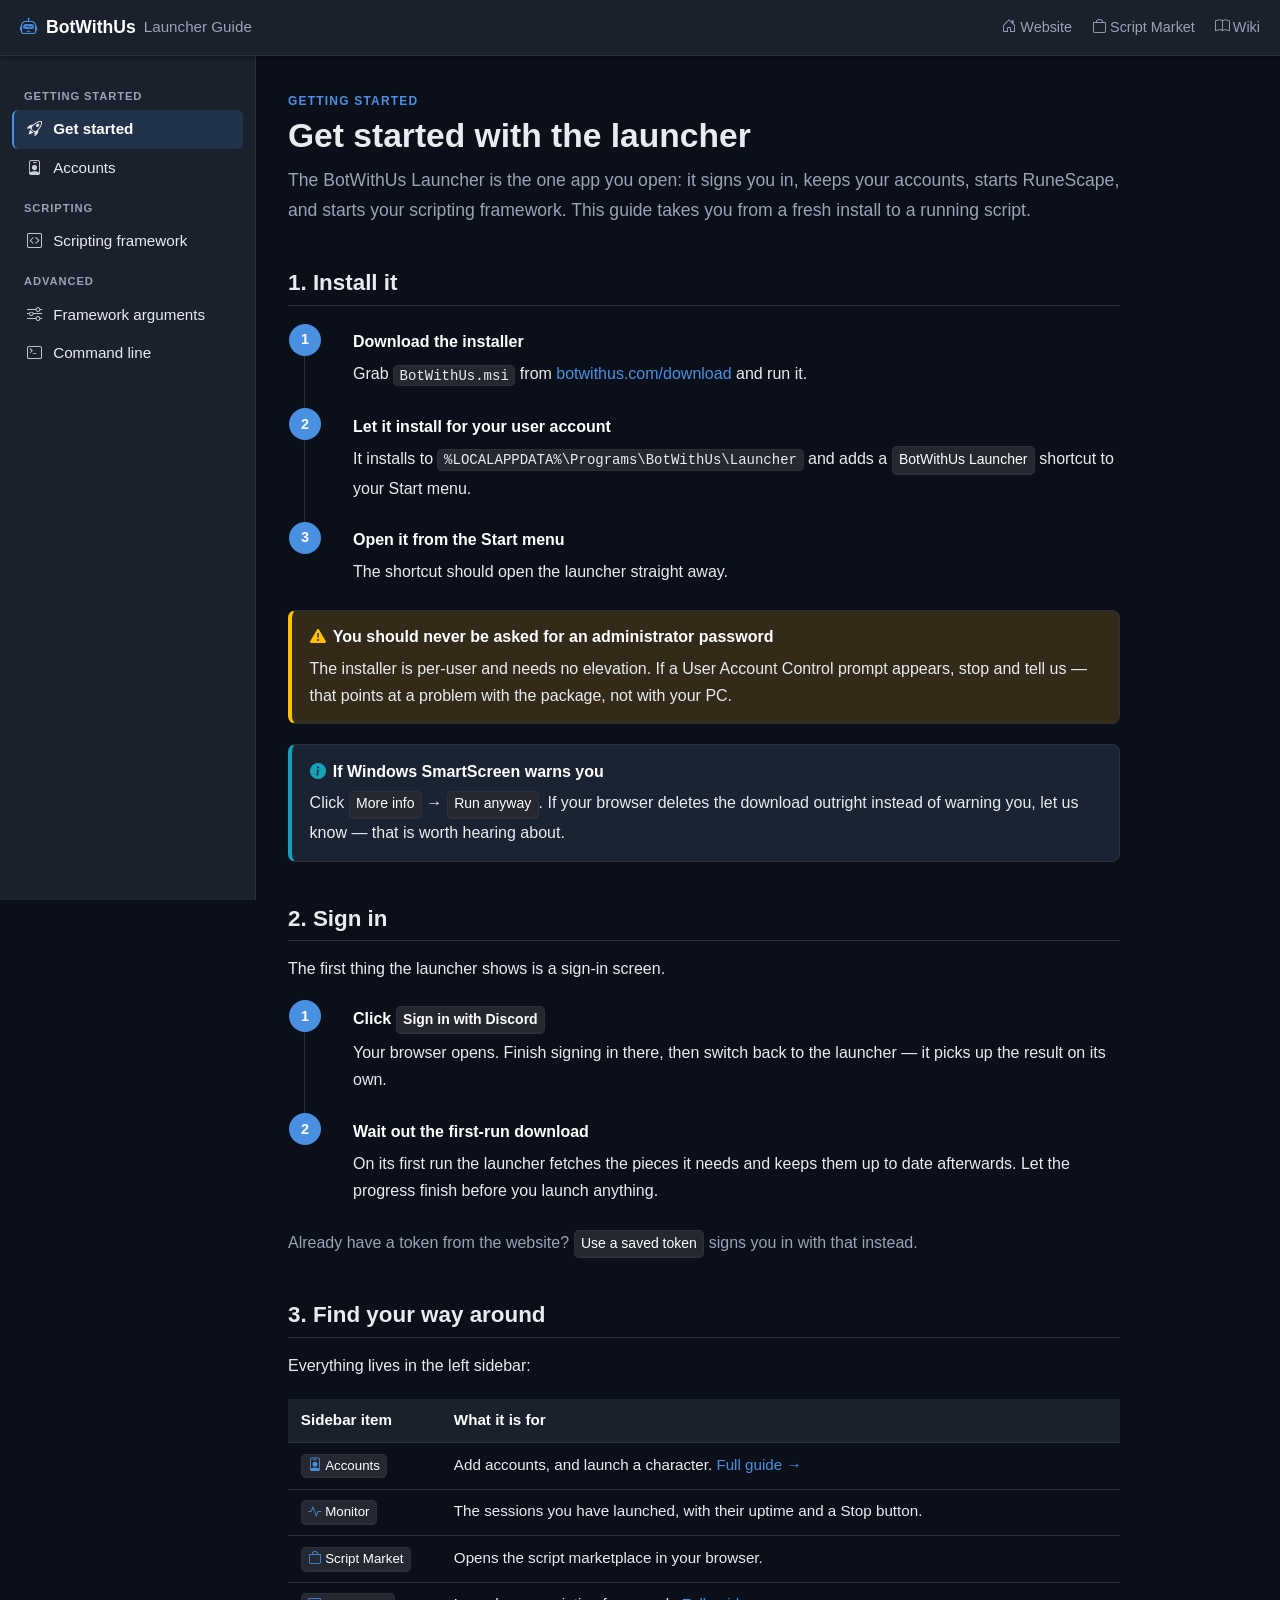
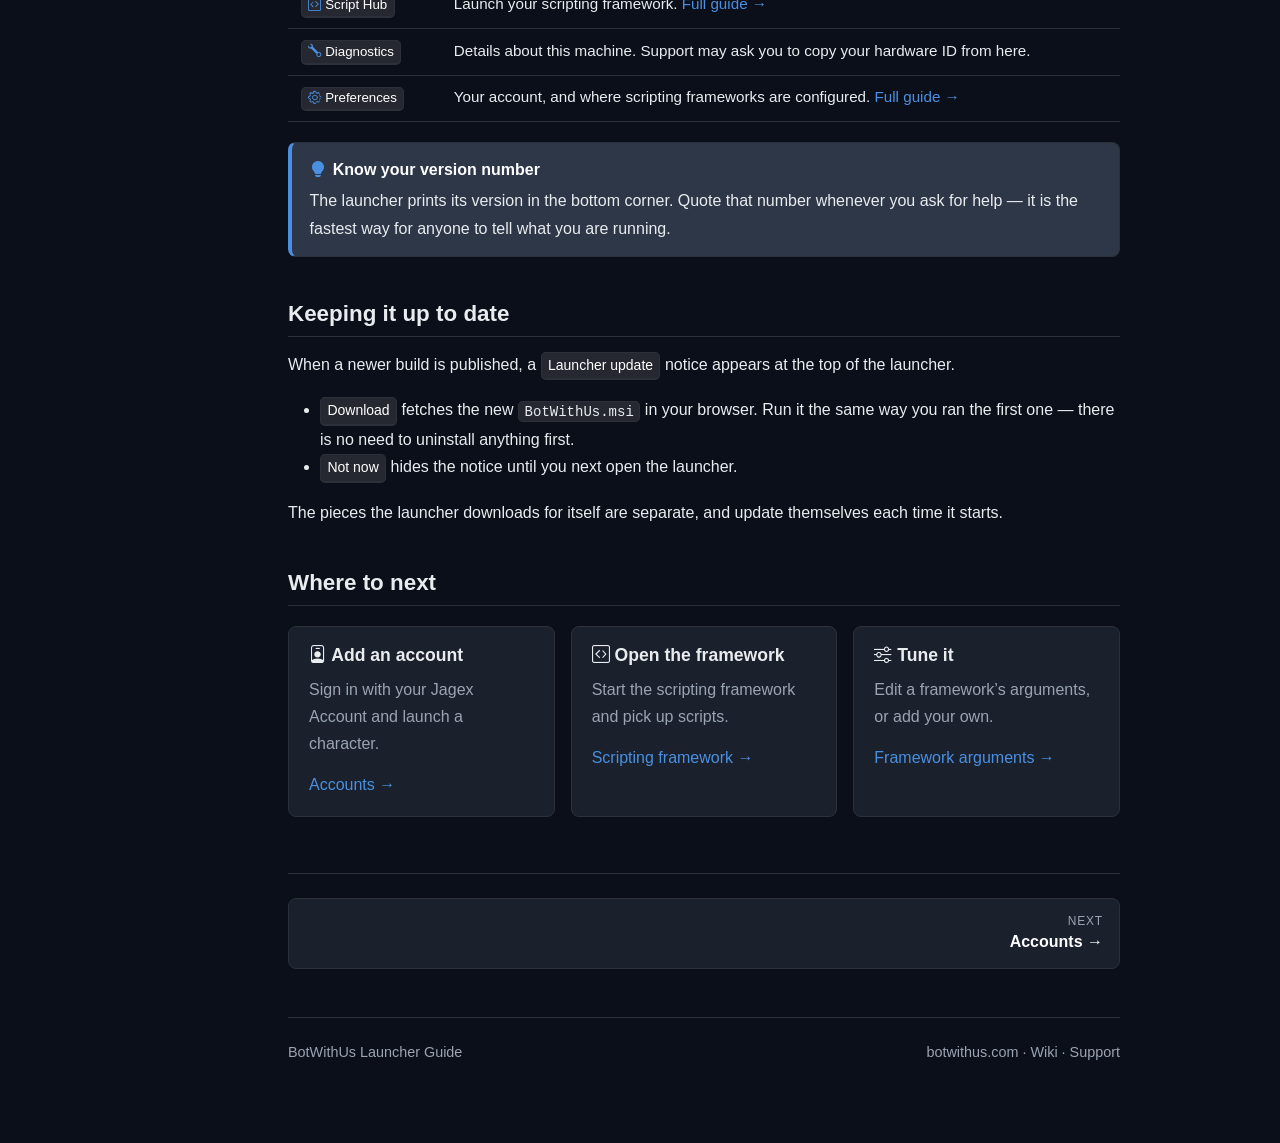
<file: index.html>
<!DOCTYPE html>
<html lang="en" data-bs-theme="dark">
<head>
<meta charset="UTF-8">
<meta name="viewport" content="width=device-width, initial-scale=1.0">
<title>Get started &mdash; BotWithUs Launcher Guide</title>
<meta name="description" content="Install the BotWithUs Launcher, sign in, and find your way around it.">
<link rel="stylesheet" href="https://cdn.jsdelivr.net/npm/bootstrap@5.3.3/dist/css/bootstrap.min.css">
<link rel="stylesheet" href="https://cdn.jsdelivr.net/npm/bootstrap-icons@1.13.1/font/bootstrap-icons.min.css">
<link rel="stylesheet" href="assets/site.css">
</head>
<body>

<nav class="bwu-nav">
  <button class="bwu-menu-btn" id="menuBtn" aria-label="Toggle navigation"><i class="bi bi-list"></i></button>
  <a class="bwu-brand" href="index.html"><i class="bi bi-robot"></i> BotWithUs <span class="bwu-brand-sub">Launcher Guide</span></a>
  <div class="bwu-nav-links">
    <a href="https://botwithus.com/"><i class="bi bi-house-door"></i> Website</a>
    <a href="https://botwithus.com/sdn/"><i class="bi bi-bag"></i> Script Market</a>
    <a href="https://wiki.botwithus.net/"><i class="bi bi-book"></i> Wiki</a>
  </div>
</nav>

<div class="bwu-shell">
<aside class="bwu-sidebar" id="sidebar">
  <div class="bwu-cat">Getting started</div>
  <a class="bwu-navitem active" href="index.html"><i class="bi bi-rocket-takeoff"></i> Get started</a>
  <a class="bwu-navitem" href="accounts.html"><i class="bi bi-person-badge"></i> Accounts</a>
  <div class="bwu-cat">Scripting</div>
  <a class="bwu-navitem" href="scripting.html"><i class="bi bi-code-square"></i> Scripting framework</a>
  <div class="bwu-cat">Advanced</div>
  <a class="bwu-navitem" href="arguments.html"><i class="bi bi-sliders"></i> Framework arguments</a>
  <a class="bwu-navitem" href="cli.html"><i class="bi bi-terminal"></i> Command line</a>
</aside>

<main class="bwu-main">
<div class="bwu-content">

<div class="bwu-eyebrow">Getting started</div>
<h1>Get started with the launcher</h1>
<p class="bwu-lead">The BotWithUs Launcher is the one app you open: it signs you in, keeps your
accounts, starts RuneScape, and starts your scripting framework. This guide takes you from a
fresh install to a running script.</p>

<h2 id="install">1. Install it</h2>

<ol class="bwu-steps">
  <li>
    <span class="bwu-step-title">Download the installer</span>
    <p>Grab <code>BotWithUs.msi</code> from <a href="https://botwithus.com/download">botwithus.com/download</a> and run it.</p>
  </li>
  <li>
    <span class="bwu-step-title">Let it install for your user account</span>
    <p>It installs to <code>%LOCALAPPDATA%\Programs\BotWithUs\Launcher</code> and adds a
    <span class="ui">BotWithUs Launcher</span> shortcut to your Start menu.</p>
  </li>
  <li>
    <span class="bwu-step-title">Open it from the Start menu</span>
    <p>The shortcut should open the launcher straight away.</p>
  </li>
</ol>

<div class="bwu-callout caution">
  <div class="bwu-callout-title"><i class="bi bi-exclamation-triangle-fill"></i> You should never be asked for an administrator password</div>
  <p>The installer is per-user and needs no elevation. If a User Account Control prompt appears,
  stop and tell us &mdash; that points at a problem with the package, not with your PC.</p>
</div>

<div class="bwu-callout note">
  <div class="bwu-callout-title"><i class="bi bi-info-circle-fill"></i> If Windows SmartScreen warns you</div>
  <p>Click <span class="ui">More info</span> &rarr; <span class="ui">Run anyway</span>. If your browser
  deletes the download outright instead of warning you, let us know &mdash; that is worth hearing about.</p>
</div>

<h2 id="sign-in">2. Sign in</h2>

<p>The first thing the launcher shows is a sign-in screen.</p>

<ol class="bwu-steps">
  <li>
    <span class="bwu-step-title">Click <span class="ui">Sign in with Discord</span></span>
    <p>Your browser opens. Finish signing in there, then switch back to the launcher &mdash; it picks
    up the result on its own.</p>
  </li>
  <li>
    <span class="bwu-step-title">Wait out the first-run download</span>
    <p>On its first run the launcher fetches the pieces it needs and keeps them up to date afterwards.
    Let the progress finish before you launch anything.</p>
  </li>
</ol>

<p class="bwu-muted">Already have a token from the website? <span class="ui">Use a saved token</span>
signs you in with that instead.</p>

<h2 id="tour">3. Find your way around</h2>

<p>Everything lives in the left sidebar:</p>

<div class="bwu-tablewrap">
<table class="bwu-table">
  <thead><tr><th>Sidebar item</th><th>What it is for</th></tr></thead>
  <tbody>
    <tr><td><span class="ui"><i class="bi bi-person-badge"></i>Accounts</span></td>
        <td>Add accounts, and launch a character. <a href="accounts.html">Full guide &rarr;</a></td></tr>
    <tr><td><span class="ui"><i class="bi bi-activity"></i>Monitor</span></td>
        <td>The sessions you have launched, with their uptime and a Stop button.</td></tr>
    <tr><td><span class="ui"><i class="bi bi-bag"></i>Script Market</span></td>
        <td>Opens the script marketplace in your browser.</td></tr>
    <tr><td><span class="ui"><i class="bi bi-code-square"></i>Script Hub</span></td>
        <td>Launch your scripting framework. <a href="scripting.html">Full guide &rarr;</a></td></tr>
    <tr><td><span class="ui"><i class="bi bi-wrench"></i>Diagnostics</span></td>
        <td>Details about this machine. Support may ask you to copy your hardware ID from here.</td></tr>
    <tr><td><span class="ui"><i class="bi bi-gear"></i>Preferences</span></td>
        <td>Your account, and where scripting frameworks are configured.
        <a href="arguments.html">Full guide &rarr;</a></td></tr>
  </tbody>
</table>
</div>

<div class="bwu-callout tip">
  <div class="bwu-callout-title"><i class="bi bi-lightbulb-fill"></i> Know your version number</div>
  <p>The launcher prints its version in the bottom corner. Quote that number whenever you ask for
  help &mdash; it is the fastest way for anyone to tell what you are running.</p>
</div>

<h2 id="updates">Keeping it up to date</h2>

<p>When a newer build is published, a <span class="ui">Launcher update</span> notice appears at the
top of the launcher.</p>

<ul>
  <li><span class="ui">Download</span> fetches the new <code>BotWithUs.msi</code> in your browser.
  Run it the same way you ran the first one &mdash; there is no need to uninstall anything first.</li>
  <li><span class="ui">Not now</span> hides the notice until you next open the launcher.</li>
</ul>

<p>The pieces the launcher downloads for itself are separate, and update themselves each time it
starts.</p>

<h2 id="next">Where to next</h2>

<div class="bwu-cardgrid">
  <div class="bwu-card">
    <h3><i class="bi bi-person-badge"></i> Add an account</h3>
    <p class="bwu-muted">Sign in with your Jagex Account and launch a character.</p>
    <a href="accounts.html">Accounts &rarr;</a>
  </div>
  <div class="bwu-card">
    <h3><i class="bi bi-code-square"></i> Open the framework</h3>
    <p class="bwu-muted">Start the scripting framework and pick up scripts.</p>
    <a href="scripting.html">Scripting framework &rarr;</a>
  </div>
  <div class="bwu-card">
    <h3><i class="bi bi-sliders"></i> Tune it</h3>
    <p class="bwu-muted">Edit a framework&rsquo;s arguments, or add your own.</p>
    <a href="arguments.html">Framework arguments &rarr;</a>
  </div>
</div>

<nav class="bwu-pagenav">
  <a class="next" href="accounts.html">
    <span class="bwu-pagenav-label">Next</span>
    <span class="bwu-pagenav-title">Accounts &rarr;</span>
  </a>
</nav>

<footer class="bwu-footer">
  <div>BotWithUs Launcher Guide</div>
  <div>
    <a href="https://botwithus.com/">botwithus.com</a> &middot;
    <a href="https://wiki.botwithus.net/">Wiki</a> &middot;
    <a href="https://botwithus.com/support/">Support</a>
  </div>
</footer>

</div>
</main>
</div>

<script>
document.getElementById('menuBtn').addEventListener('click', function () {
  document.body.classList.toggle('bwu-navopen');
});
</script>
</body>
</html>
</file>
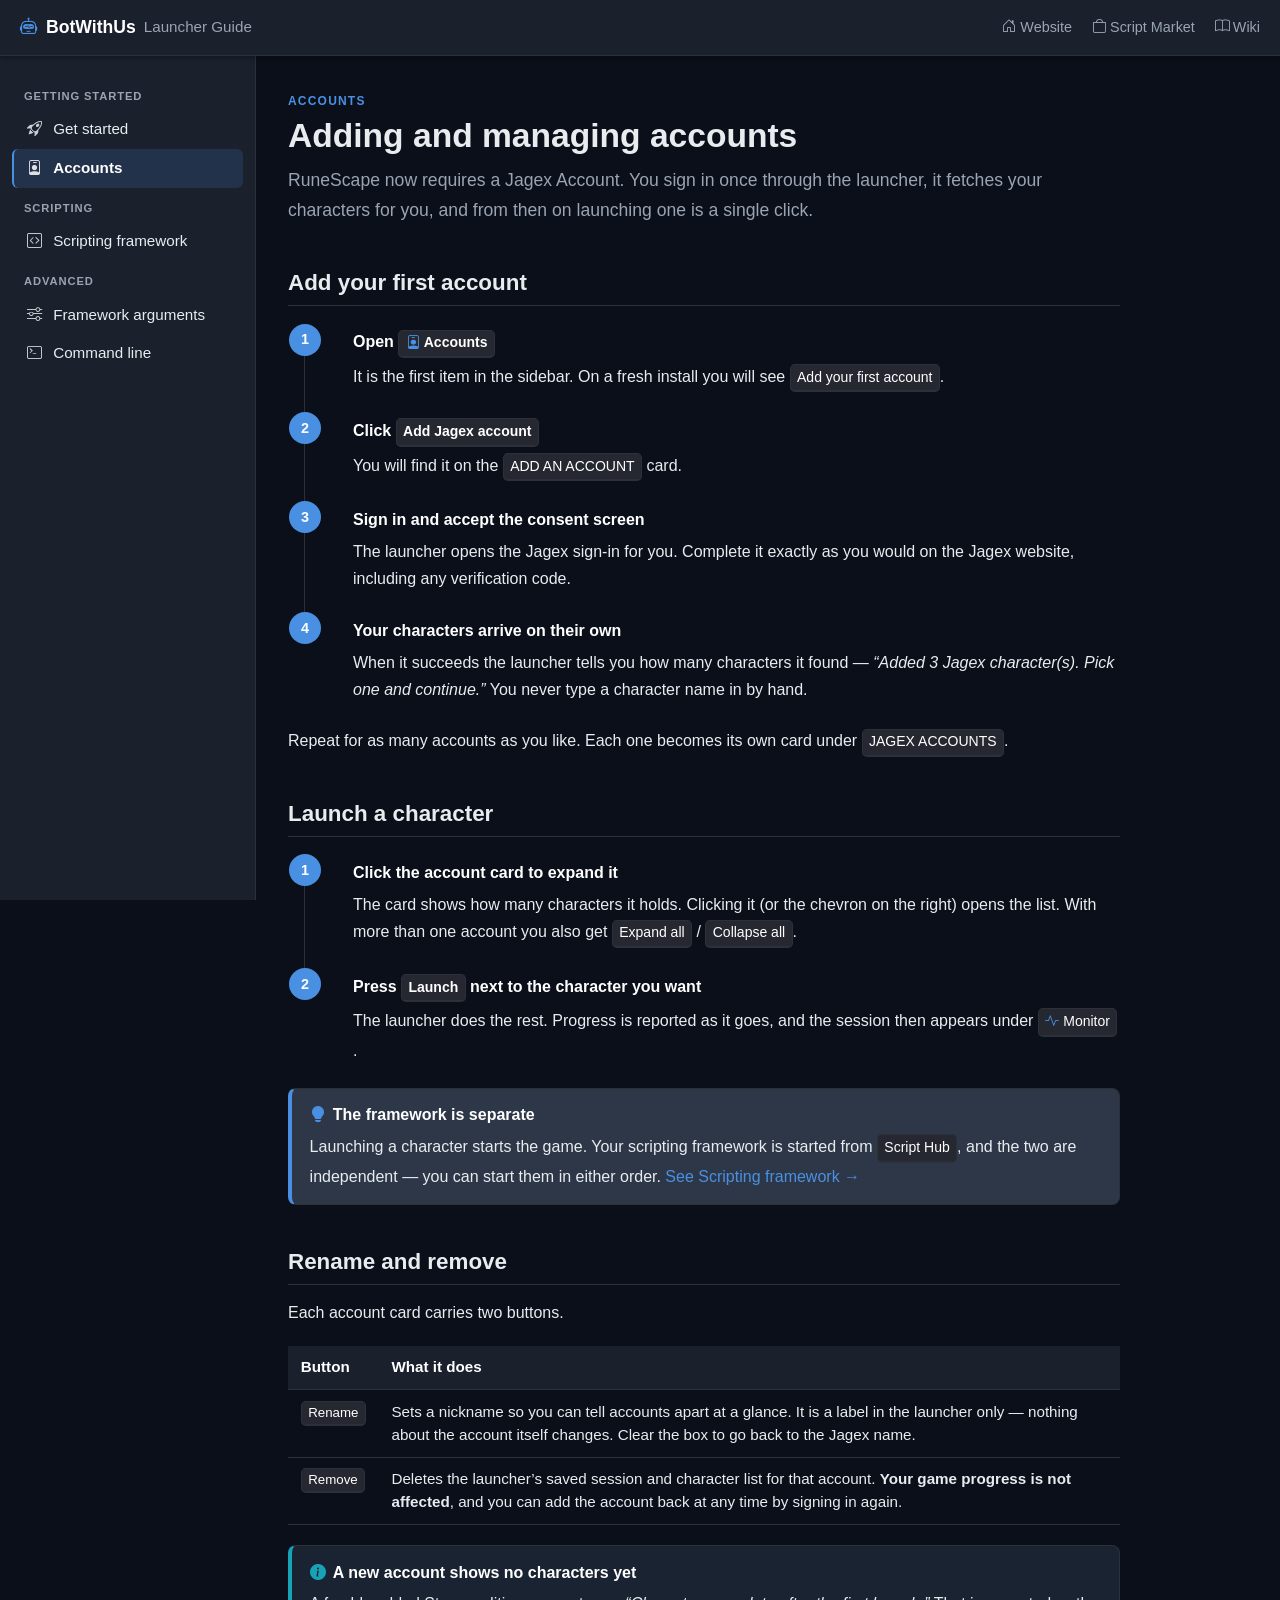
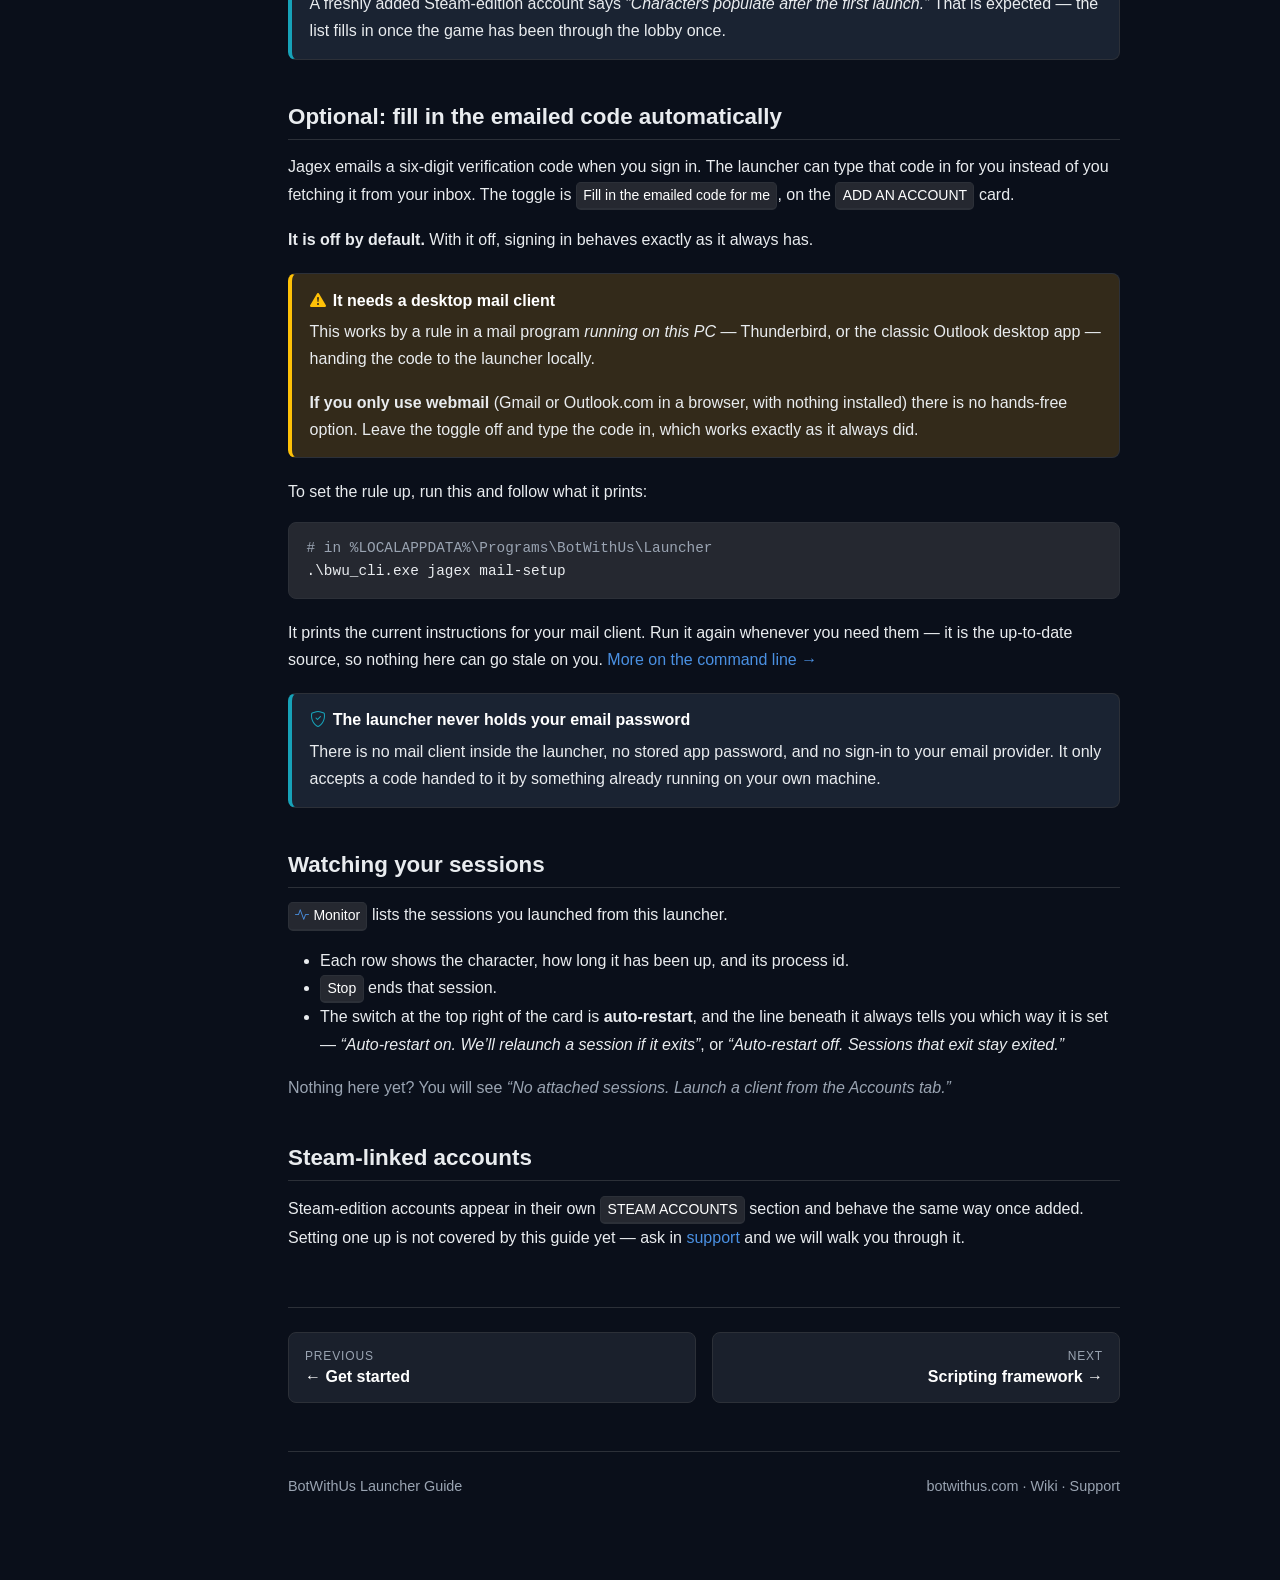
<file: accounts.html>
<!DOCTYPE html>
<html lang="en" data-bs-theme="dark">
<head>
<meta charset="UTF-8">
<meta name="viewport" content="width=device-width, initial-scale=1.0">
<title>Accounts &mdash; BotWithUs Launcher Guide</title>
<meta name="description" content="Add a Jagex Account to the BotWithUs Launcher, launch a character, and manage your saved accounts.">
<link rel="stylesheet" href="https://cdn.jsdelivr.net/npm/bootstrap@5.3.3/dist/css/bootstrap.min.css">
<link rel="stylesheet" href="https://cdn.jsdelivr.net/npm/bootstrap-icons@1.13.1/font/bootstrap-icons.min.css">
<link rel="stylesheet" href="assets/site.css">
</head>
<body>

<nav class="bwu-nav">
  <button class="bwu-menu-btn" id="menuBtn" aria-label="Toggle navigation"><i class="bi bi-list"></i></button>
  <a class="bwu-brand" href="index.html"><i class="bi bi-robot"></i> BotWithUs <span class="bwu-brand-sub">Launcher Guide</span></a>
  <div class="bwu-nav-links">
    <a href="https://botwithus.com/"><i class="bi bi-house-door"></i> Website</a>
    <a href="https://botwithus.com/sdn/"><i class="bi bi-bag"></i> Script Market</a>
    <a href="https://wiki.botwithus.net/"><i class="bi bi-book"></i> Wiki</a>
  </div>
</nav>

<div class="bwu-shell">
<aside class="bwu-sidebar" id="sidebar">
  <div class="bwu-cat">Getting started</div>
  <a class="bwu-navitem" href="index.html"><i class="bi bi-rocket-takeoff"></i> Get started</a>
  <a class="bwu-navitem active" href="accounts.html"><i class="bi bi-person-badge"></i> Accounts</a>
  <div class="bwu-cat">Scripting</div>
  <a class="bwu-navitem" href="scripting.html"><i class="bi bi-code-square"></i> Scripting framework</a>
  <div class="bwu-cat">Advanced</div>
  <a class="bwu-navitem" href="arguments.html"><i class="bi bi-sliders"></i> Framework arguments</a>
  <a class="bwu-navitem" href="cli.html"><i class="bi bi-terminal"></i> Command line</a>
</aside>

<main class="bwu-main">
<div class="bwu-content">

<div class="bwu-eyebrow">Accounts</div>
<h1>Adding and managing accounts</h1>
<p class="bwu-lead">RuneScape now requires a Jagex Account. You sign in once through the launcher,
it fetches your characters for you, and from then on launching one is a single click.</p>

<h2 id="add">Add your first account</h2>

<ol class="bwu-steps">
  <li>
    <span class="bwu-step-title">Open <span class="ui"><i class="bi bi-person-badge"></i>Accounts</span></span>
    <p>It is the first item in the sidebar. On a fresh install you will see
    <span class="ui">Add your first account</span>.</p>
  </li>
  <li>
    <span class="bwu-step-title">Click <span class="ui">Add Jagex account</span></span>
    <p>You will find it on the <span class="ui">ADD AN ACCOUNT</span> card.</p>
  </li>
  <li>
    <span class="bwu-step-title">Sign in and accept the consent screen</span>
    <p>The launcher opens the Jagex sign-in for you. Complete it exactly as you would on the
    Jagex website, including any verification code.</p>
  </li>
  <li>
    <span class="bwu-step-title">Your characters arrive on their own</span>
    <p>When it succeeds the launcher tells you how many characters it found &mdash;
    <em>&ldquo;Added 3 Jagex character(s). Pick one and continue.&rdquo;</em> You never type a
    character name in by hand.</p>
  </li>
</ol>

<p>Repeat for as many accounts as you like. Each one becomes its own card under
<span class="ui">JAGEX ACCOUNTS</span>.</p>

<h2 id="launch">Launch a character</h2>

<ol class="bwu-steps">
  <li>
    <span class="bwu-step-title">Click the account card to expand it</span>
    <p>The card shows how many characters it holds. Clicking it (or the chevron on the right)
    opens the list. With more than one account you also get
    <span class="ui">Expand all</span> / <span class="ui">Collapse all</span>.</p>
  </li>
  <li>
    <span class="bwu-step-title">Press <span class="ui">Launch</span> next to the character you want</span>
    <p>The launcher does the rest. Progress is reported as it goes, and the session then appears
    under <span class="ui"><i class="bi bi-activity"></i>Monitor</span>.</p>
  </li>
</ol>

<div class="bwu-callout tip">
  <div class="bwu-callout-title"><i class="bi bi-lightbulb-fill"></i> The framework is separate</div>
  <p>Launching a character starts the game. Your scripting framework is started from
  <span class="ui">Script Hub</span>, and the two are independent &mdash; you can start them in
  either order. <a href="scripting.html">See Scripting framework &rarr;</a></p>
</div>

<h2 id="manage">Rename and remove</h2>

<p>Each account card carries two buttons.</p>

<div class="bwu-tablewrap">
<table class="bwu-table">
  <thead><tr><th>Button</th><th>What it does</th></tr></thead>
  <tbody>
    <tr>
      <td><span class="ui">Rename</span></td>
      <td>Sets a nickname so you can tell accounts apart at a glance. It is a label in the
      launcher only &mdash; nothing about the account itself changes. Clear the box to go back to
      the Jagex name.</td>
    </tr>
    <tr>
      <td><span class="ui">Remove</span></td>
      <td>Deletes the launcher&rsquo;s saved session and character list for that account.
      <strong>Your game progress is not affected</strong>, and you can add the account back at any
      time by signing in again.</td>
    </tr>
  </tbody>
</table>
</div>

<div class="bwu-callout note">
  <div class="bwu-callout-title"><i class="bi bi-info-circle-fill"></i> A new account shows no characters yet</div>
  <p>A freshly added Steam-edition account says <em>&ldquo;Characters populate after the first
  launch.&rdquo;</em> That is expected &mdash; the list fills in once the game has been through the
  lobby once.</p>
</div>

<h2 id="auto-code">Optional: fill in the emailed code automatically</h2>

<p>Jagex emails a six-digit verification code when you sign in. The launcher can type that code in
for you instead of you fetching it from your inbox. The toggle is
<span class="ui">Fill in the emailed code for me</span>, on the
<span class="ui">ADD AN ACCOUNT</span> card.</p>

<p><strong>It is off by default.</strong> With it off, signing in behaves exactly as it always has.</p>

<div class="bwu-callout caution">
  <div class="bwu-callout-title"><i class="bi bi-exclamation-triangle-fill"></i> It needs a desktop mail client</div>
  <p>This works by a rule in a mail program <em>running on this PC</em> &mdash; Thunderbird, or the
  classic Outlook desktop app &mdash; handing the code to the launcher locally.</p>
  <p class="mt-2"><strong>If you only use webmail</strong> (Gmail or Outlook.com in a browser, with
  nothing installed) there is no hands-free option. Leave the toggle off and type the code in, which
  works exactly as it always did.</p>
</div>

<p>To set the rule up, run this and follow what it prints:</p>

<pre><code><span class="c"># in %LOCALAPPDATA%\Programs\BotWithUs\Launcher</span>
.\bwu_cli.exe jagex mail-setup</code></pre>

<p>It prints the current instructions for your mail client. Run it again whenever you need them
&mdash; it is the up-to-date source, so nothing here can go stale on you.
<a href="cli.html">More on the command line &rarr;</a></p>

<div class="bwu-callout note">
  <div class="bwu-callout-title"><i class="bi bi-shield-check"></i> The launcher never holds your email password</div>
  <p>There is no mail client inside the launcher, no stored app password, and no sign-in to your
  email provider. It only accepts a code handed to it by something already running on your own
  machine.</p>
</div>

<h2 id="monitor">Watching your sessions</h2>

<p><span class="ui"><i class="bi bi-activity"></i>Monitor</span> lists the sessions you launched
from this launcher.</p>

<ul>
  <li>Each row shows the character, how long it has been up, and its process id.</li>
  <li><span class="ui">Stop</span> ends that session.</li>
  <li>The switch at the top right of the card is <strong>auto-restart</strong>, and the line beneath
  it always tells you which way it is set &mdash; <em>&ldquo;Auto-restart on. We&rsquo;ll relaunch a
  session if it exits&rdquo;</em>, or <em>&ldquo;Auto-restart off. Sessions that exit stay
  exited.&rdquo;</em></li>
</ul>

<p class="bwu-muted">Nothing here yet? You will see <em>&ldquo;No attached sessions. Launch a client
from the Accounts tab.&rdquo;</em></p>

<h2 id="steam">Steam-linked accounts</h2>

<p>Steam-edition accounts appear in their own <span class="ui">STEAM ACCOUNTS</span> section and
behave the same way once added. Setting one up is not covered by this guide yet &mdash; ask in
<a href="https://botwithus.com/support/">support</a> and we will walk you through it.</p>

<nav class="bwu-pagenav">
  <a href="index.html">
    <span class="bwu-pagenav-label">Previous</span>
    <span class="bwu-pagenav-title">&larr; Get started</span>
  </a>
  <a class="next" href="scripting.html">
    <span class="bwu-pagenav-label">Next</span>
    <span class="bwu-pagenav-title">Scripting framework &rarr;</span>
  </a>
</nav>

<footer class="bwu-footer">
  <div>BotWithUs Launcher Guide</div>
  <div>
    <a href="https://botwithus.com/">botwithus.com</a> &middot;
    <a href="https://wiki.botwithus.net/">Wiki</a> &middot;
    <a href="https://botwithus.com/support/">Support</a>
  </div>
</footer>

</div>
</main>
</div>

<script>
document.getElementById('menuBtn').addEventListener('click', function () {
  document.body.classList.toggle('bwu-navopen');
});
</script>
</body>
</html>
</file>
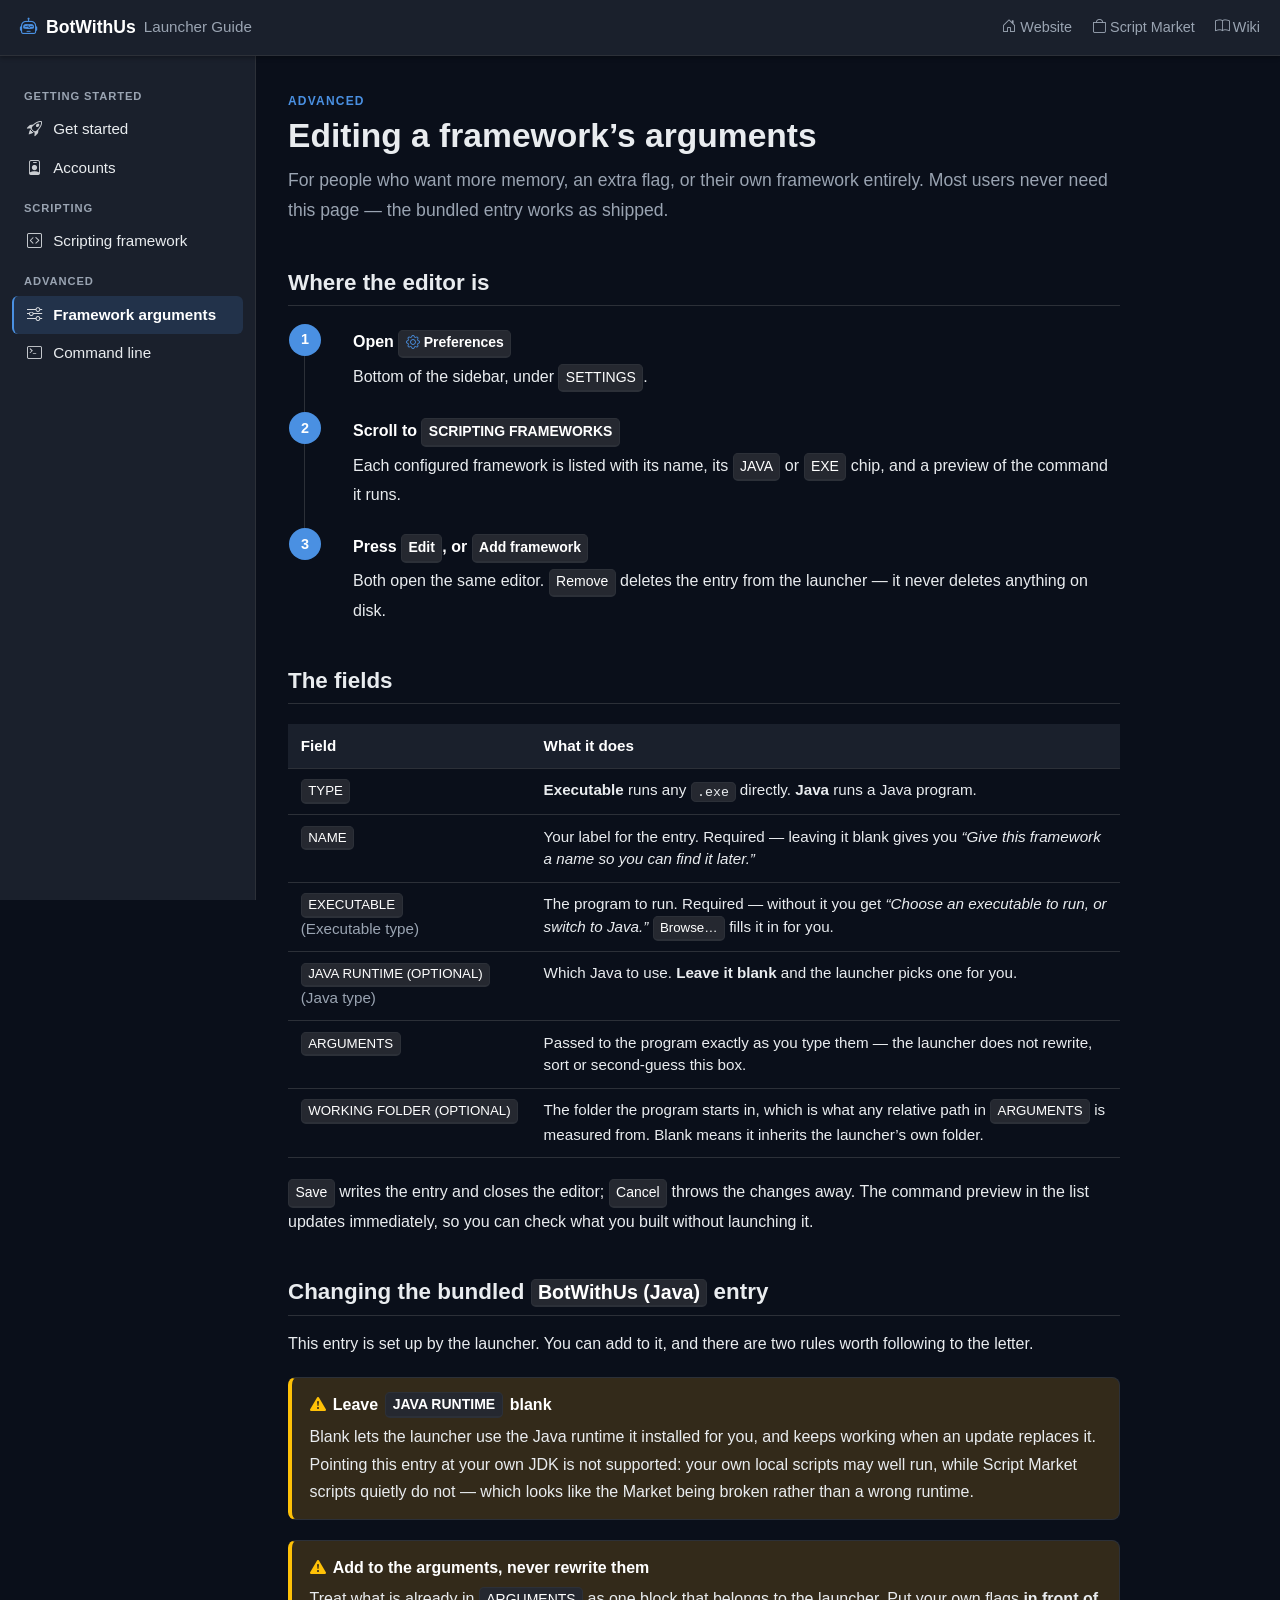
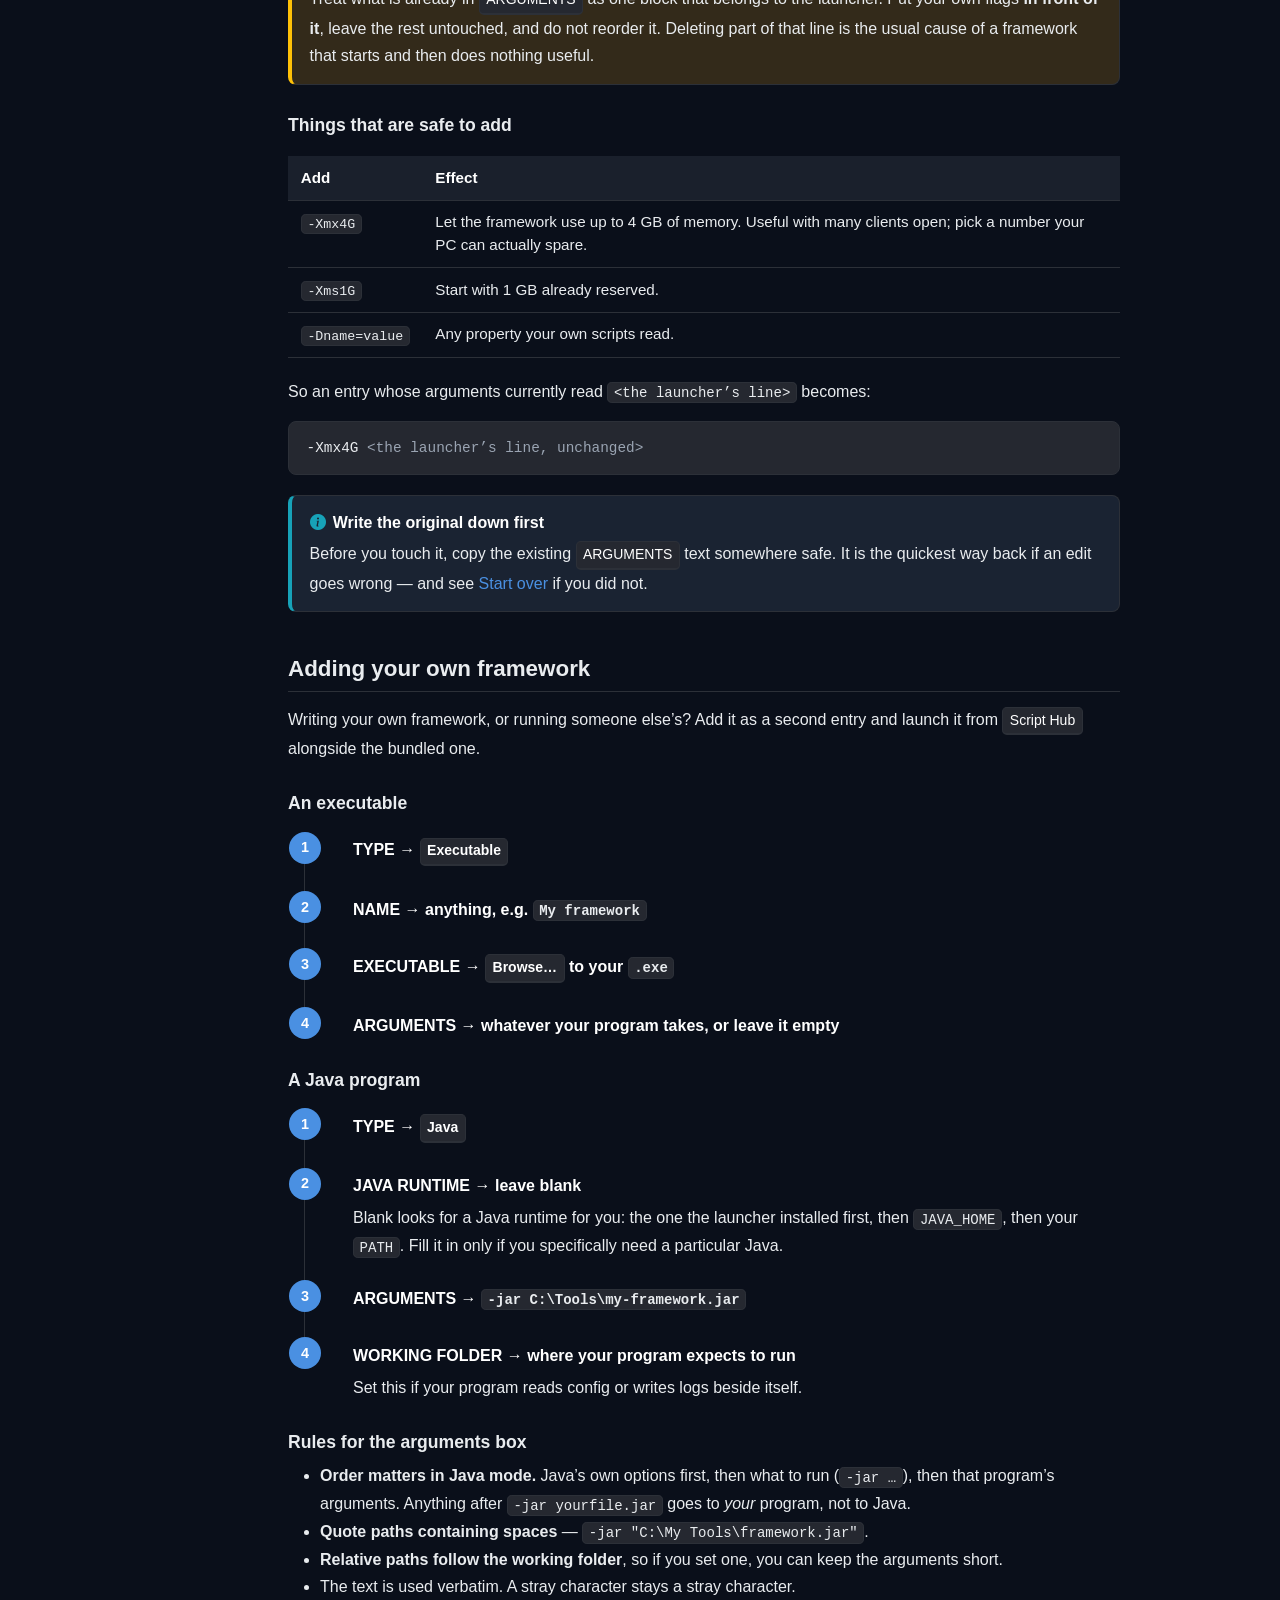
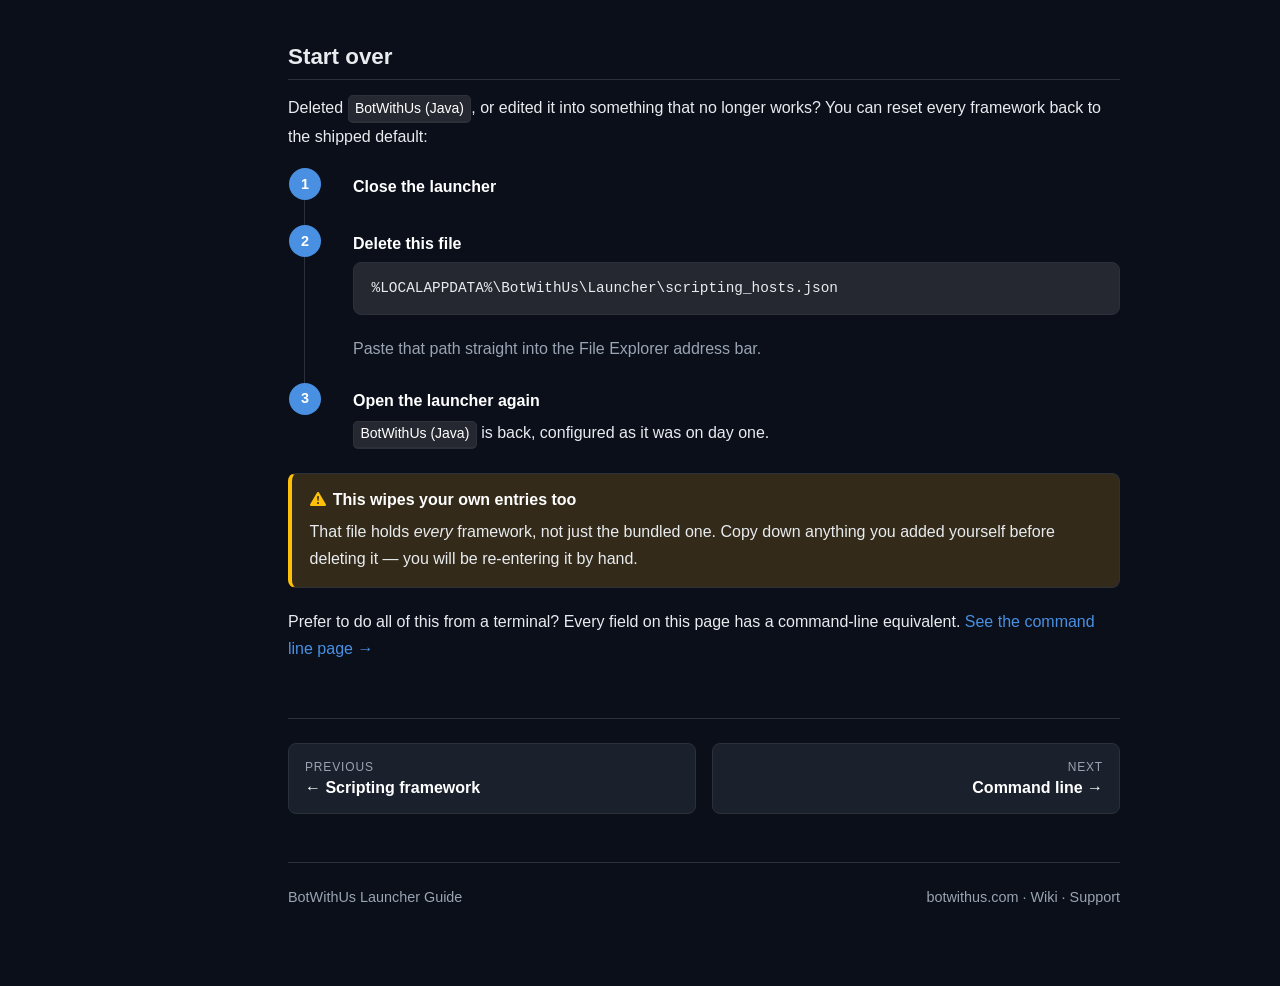
<file: arguments.html>
<!DOCTYPE html>
<html lang="en" data-bs-theme="dark">
<head>
<meta charset="UTF-8">
<meta name="viewport" content="width=device-width, initial-scale=1.0">
<title>Framework arguments &mdash; BotWithUs Launcher Guide</title>
<meta name="description" content="Edit a scripting framework's arguments in the BotWithUs Launcher, or add your own framework.">
<link rel="stylesheet" href="https://cdn.jsdelivr.net/npm/bootstrap@5.3.3/dist/css/bootstrap.min.css">
<link rel="stylesheet" href="https://cdn.jsdelivr.net/npm/bootstrap-icons@1.13.1/font/bootstrap-icons.min.css">
<link rel="stylesheet" href="assets/site.css">
</head>
<body>

<nav class="bwu-nav">
  <button class="bwu-menu-btn" id="menuBtn" aria-label="Toggle navigation"><i class="bi bi-list"></i></button>
  <a class="bwu-brand" href="index.html"><i class="bi bi-robot"></i> BotWithUs <span class="bwu-brand-sub">Launcher Guide</span></a>
  <div class="bwu-nav-links">
    <a href="https://botwithus.com/"><i class="bi bi-house-door"></i> Website</a>
    <a href="https://botwithus.com/sdn/"><i class="bi bi-bag"></i> Script Market</a>
    <a href="https://wiki.botwithus.net/"><i class="bi bi-book"></i> Wiki</a>
  </div>
</nav>

<div class="bwu-shell">
<aside class="bwu-sidebar" id="sidebar">
  <div class="bwu-cat">Getting started</div>
  <a class="bwu-navitem" href="index.html"><i class="bi bi-rocket-takeoff"></i> Get started</a>
  <a class="bwu-navitem" href="accounts.html"><i class="bi bi-person-badge"></i> Accounts</a>
  <div class="bwu-cat">Scripting</div>
  <a class="bwu-navitem" href="scripting.html"><i class="bi bi-code-square"></i> Scripting framework</a>
  <div class="bwu-cat">Advanced</div>
  <a class="bwu-navitem active" href="arguments.html"><i class="bi bi-sliders"></i> Framework arguments</a>
  <a class="bwu-navitem" href="cli.html"><i class="bi bi-terminal"></i> Command line</a>
</aside>

<main class="bwu-main">
<div class="bwu-content">

<div class="bwu-eyebrow">Advanced</div>
<h1>Editing a framework&rsquo;s arguments</h1>
<p class="bwu-lead">For people who want more memory, an extra flag, or their own framework entirely.
Most users never need this page &mdash; the bundled entry works as shipped.</p>

<h2 id="where">Where the editor is</h2>

<ol class="bwu-steps">
  <li>
    <span class="bwu-step-title">Open <span class="ui"><i class="bi bi-gear"></i>Preferences</span></span>
    <p>Bottom of the sidebar, under <span class="ui">SETTINGS</span>.</p>
  </li>
  <li>
    <span class="bwu-step-title">Scroll to <span class="ui">SCRIPTING FRAMEWORKS</span></span>
    <p>Each configured framework is listed with its name, its <span class="ui">JAVA</span> or
    <span class="ui">EXE</span> chip, and a preview of the command it runs.</p>
  </li>
  <li>
    <span class="bwu-step-title">Press <span class="ui">Edit</span>, or <span class="ui">Add framework</span></span>
    <p>Both open the same editor. <span class="ui">Remove</span> deletes the entry from the launcher
    &mdash; it never deletes anything on disk.</p>
  </li>
</ol>

<h2 id="fields">The fields</h2>

<div class="bwu-tablewrap">
<table class="bwu-table">
  <thead><tr><th>Field</th><th>What it does</th></tr></thead>
  <tbody>
    <tr>
      <td><span class="ui">TYPE</span></td>
      <td><strong>Executable</strong> runs any <code>.exe</code> directly.
      <strong>Java</strong> runs a Java program.</td>
    </tr>
    <tr>
      <td><span class="ui">NAME</span></td>
      <td>Your label for the entry. Required &mdash; leaving it blank gives you
      <em>&ldquo;Give this framework a name so you can find it later.&rdquo;</em></td>
    </tr>
    <tr>
      <td><span class="ui">EXECUTABLE</span><br><span class="bwu-muted">(Executable type)</span></td>
      <td>The program to run. Required &mdash; without it you get <em>&ldquo;Choose an executable to
      run, or switch to Java.&rdquo;</em> <span class="ui">Browse&hellip;</span> fills it in for you.</td>
    </tr>
    <tr>
      <td><span class="ui">JAVA RUNTIME (OPTIONAL)</span><br><span class="bwu-muted">(Java type)</span></td>
      <td>Which Java to use. <strong>Leave it blank</strong> and the launcher picks one for you.</td>
    </tr>
    <tr>
      <td><span class="ui">ARGUMENTS</span></td>
      <td>Passed to the program exactly as you type them &mdash; the launcher does not rewrite, sort
      or second-guess this box.</td>
    </tr>
    <tr>
      <td><span class="ui">WORKING FOLDER (OPTIONAL)</span></td>
      <td>The folder the program starts in, which is what any relative path in
      <span class="ui">ARGUMENTS</span> is measured from. Blank means it inherits the
      launcher&rsquo;s own folder.</td>
    </tr>
  </tbody>
</table>
</div>

<p><span class="ui">Save</span> writes the entry and closes the editor; <span class="ui">Cancel</span>
throws the changes away. The command preview in the list updates immediately, so you can check what
you built without launching it.</p>

<h2 id="official">Changing the bundled <span class="ui">BotWithUs (Java)</span> entry</h2>

<p>This entry is set up by the launcher. You can add to it, and there are two rules worth following
to the letter.</p>

<div class="bwu-callout caution">
  <div class="bwu-callout-title"><i class="bi bi-exclamation-triangle-fill"></i> Leave <span class="ui">JAVA RUNTIME</span> blank</div>
  <p>Blank lets the launcher use the Java runtime it installed for you, and keeps working when an
  update replaces it. Pointing this entry at your own JDK is not supported: your own local scripts
  may well run, while Script Market scripts quietly do not &mdash; which looks like the Market being
  broken rather than a wrong runtime.</p>
</div>

<div class="bwu-callout caution">
  <div class="bwu-callout-title"><i class="bi bi-exclamation-triangle-fill"></i> Add to the arguments, never rewrite them</div>
  <p>Treat what is already in <span class="ui">ARGUMENTS</span> as one block that belongs to the
  launcher. Put your own flags <strong>in front of it</strong>, leave the rest untouched, and do not
  reorder it. Deleting part of that line is the usual cause of a framework that starts and then does
  nothing useful.</p>
</div>

<h3>Things that are safe to add</h3>

<div class="bwu-tablewrap">
<table class="bwu-table">
  <thead><tr><th>Add</th><th>Effect</th></tr></thead>
  <tbody>
    <tr><td><code>-Xmx4G</code></td><td>Let the framework use up to 4&nbsp;GB of memory. Useful with many
    clients open; pick a number your PC can actually spare.</td></tr>
    <tr><td><code>-Xms1G</code></td><td>Start with 1&nbsp;GB already reserved.</td></tr>
    <tr><td><code>-Dname=value</code></td><td>Any property your own scripts read.</td></tr>
  </tbody>
</table>
</div>

<p>So an entry whose arguments currently read <code>&lt;the launcher&rsquo;s line&gt;</code> becomes:</p>

<pre><code>-Xmx4G <span class="c">&lt;the launcher&rsquo;s line, unchanged&gt;</span></code></pre>

<div class="bwu-callout note">
  <div class="bwu-callout-title"><i class="bi bi-info-circle-fill"></i> Write the original down first</div>
  <p>Before you touch it, copy the existing <span class="ui">ARGUMENTS</span> text somewhere safe.
  It is the quickest way back if an edit goes wrong &mdash; and see <a href="#recovery">Start
  over</a> if you did not.</p>
</div>

<h2 id="own">Adding your own framework</h2>

<p>Writing your own framework, or running someone else&rsquo;s? Add it as a second entry and launch
it from <span class="ui">Script Hub</span> alongside the bundled one.</p>

<h3>An executable</h3>

<ol class="bwu-steps">
  <li><span class="bwu-step-title">TYPE &rarr; <span class="ui">Executable</span></span></li>
  <li><span class="bwu-step-title">NAME &rarr; anything, e.g. <code>My framework</code></span></li>
  <li><span class="bwu-step-title">EXECUTABLE &rarr; <span class="ui">Browse&hellip;</span> to your <code>.exe</code></span></li>
  <li><span class="bwu-step-title">ARGUMENTS &rarr; whatever your program takes, or leave it empty</span></li>
</ol>

<h3>A Java program</h3>

<ol class="bwu-steps">
  <li><span class="bwu-step-title">TYPE &rarr; <span class="ui">Java</span></span></li>
  <li><span class="bwu-step-title">JAVA RUNTIME &rarr; leave blank</span>
    <p>Blank looks for a Java runtime for you: the one the launcher installed first, then
    <code>JAVA_HOME</code>, then your <code>PATH</code>. Fill it in only if you specifically need a
    particular Java.</p>
  </li>
  <li><span class="bwu-step-title">ARGUMENTS &rarr; <code>-jar C:\Tools\my-framework.jar</code></span></li>
  <li><span class="bwu-step-title">WORKING FOLDER &rarr; where your program expects to run</span>
    <p>Set this if your program reads config or writes logs beside itself.</p>
  </li>
</ol>

<h3>Rules for the arguments box</h3>

<ul>
  <li><strong>Order matters in Java mode.</strong> Java&rsquo;s own options first, then what to run
  (<code>-jar &hellip;</code>), then that program&rsquo;s arguments. Anything after
  <code>-jar yourfile.jar</code> goes to <em>your</em> program, not to Java.</li>
  <li><strong>Quote paths containing spaces</strong> &mdash;
  <code>-jar "C:\My Tools\framework.jar"</code>.</li>
  <li><strong>Relative paths follow the working folder</strong>, so if you set one, you can keep the
  arguments short.</li>
  <li>The text is used verbatim. A stray character stays a stray character.</li>
</ul>

<h2 id="recovery">Start over</h2>

<p>Deleted <span class="ui">BotWithUs (Java)</span>, or edited it into something that no longer
works? You can reset every framework back to the shipped default:</p>

<ol class="bwu-steps">
  <li><span class="bwu-step-title">Close the launcher</span></li>
  <li>
    <span class="bwu-step-title">Delete this file</span>
    <pre><code>%LOCALAPPDATA%\BotWithUs\Launcher\scripting_hosts.json</code></pre>
    <p class="bwu-muted">Paste that path straight into the File Explorer address bar.</p>
  </li>
  <li>
    <span class="bwu-step-title">Open the launcher again</span>
    <p><span class="ui">BotWithUs (Java)</span> is back, configured as it was on day one.</p>
  </li>
</ol>

<div class="bwu-callout caution">
  <div class="bwu-callout-title"><i class="bi bi-exclamation-triangle-fill"></i> This wipes your own entries too</div>
  <p>That file holds <em>every</em> framework, not just the bundled one. Copy down anything you added
  yourself before deleting it &mdash; you will be re-entering it by hand.</p>
</div>

<p>Prefer to do all of this from a terminal? Every field on this page has a command-line equivalent.
<a href="cli.html#scripting">See the command line page &rarr;</a></p>

<nav class="bwu-pagenav">
  <a href="scripting.html">
    <span class="bwu-pagenav-label">Previous</span>
    <span class="bwu-pagenav-title">&larr; Scripting framework</span>
  </a>
  <a class="next" href="cli.html">
    <span class="bwu-pagenav-label">Next</span>
    <span class="bwu-pagenav-title">Command line &rarr;</span>
  </a>
</nav>

<footer class="bwu-footer">
  <div>BotWithUs Launcher Guide</div>
  <div>
    <a href="https://botwithus.com/">botwithus.com</a> &middot;
    <a href="https://wiki.botwithus.net/">Wiki</a> &middot;
    <a href="https://botwithus.com/support/">Support</a>
  </div>
</footer>

</div>
</main>
</div>

<script>
document.getElementById('menuBtn').addEventListener('click', function () {
  document.body.classList.toggle('bwu-navopen');
});
</script>
</body>
</html>
</file>
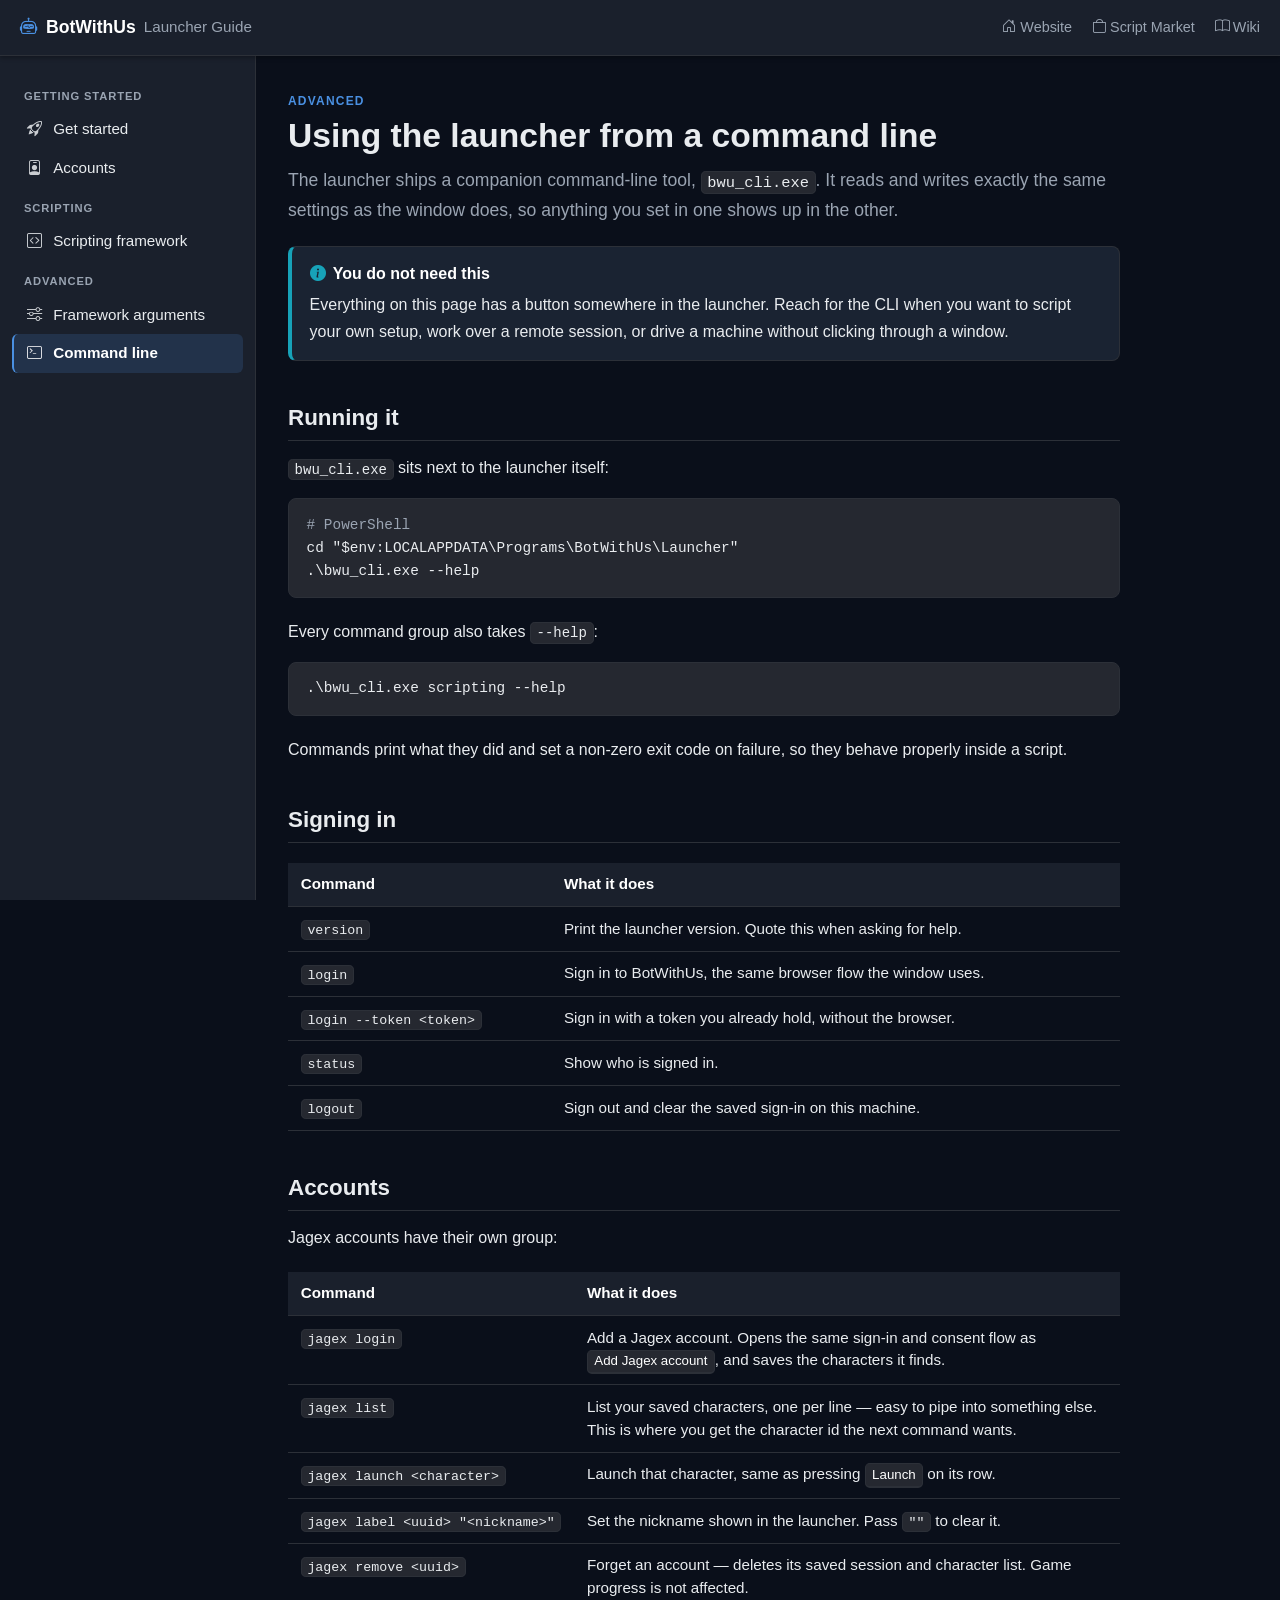
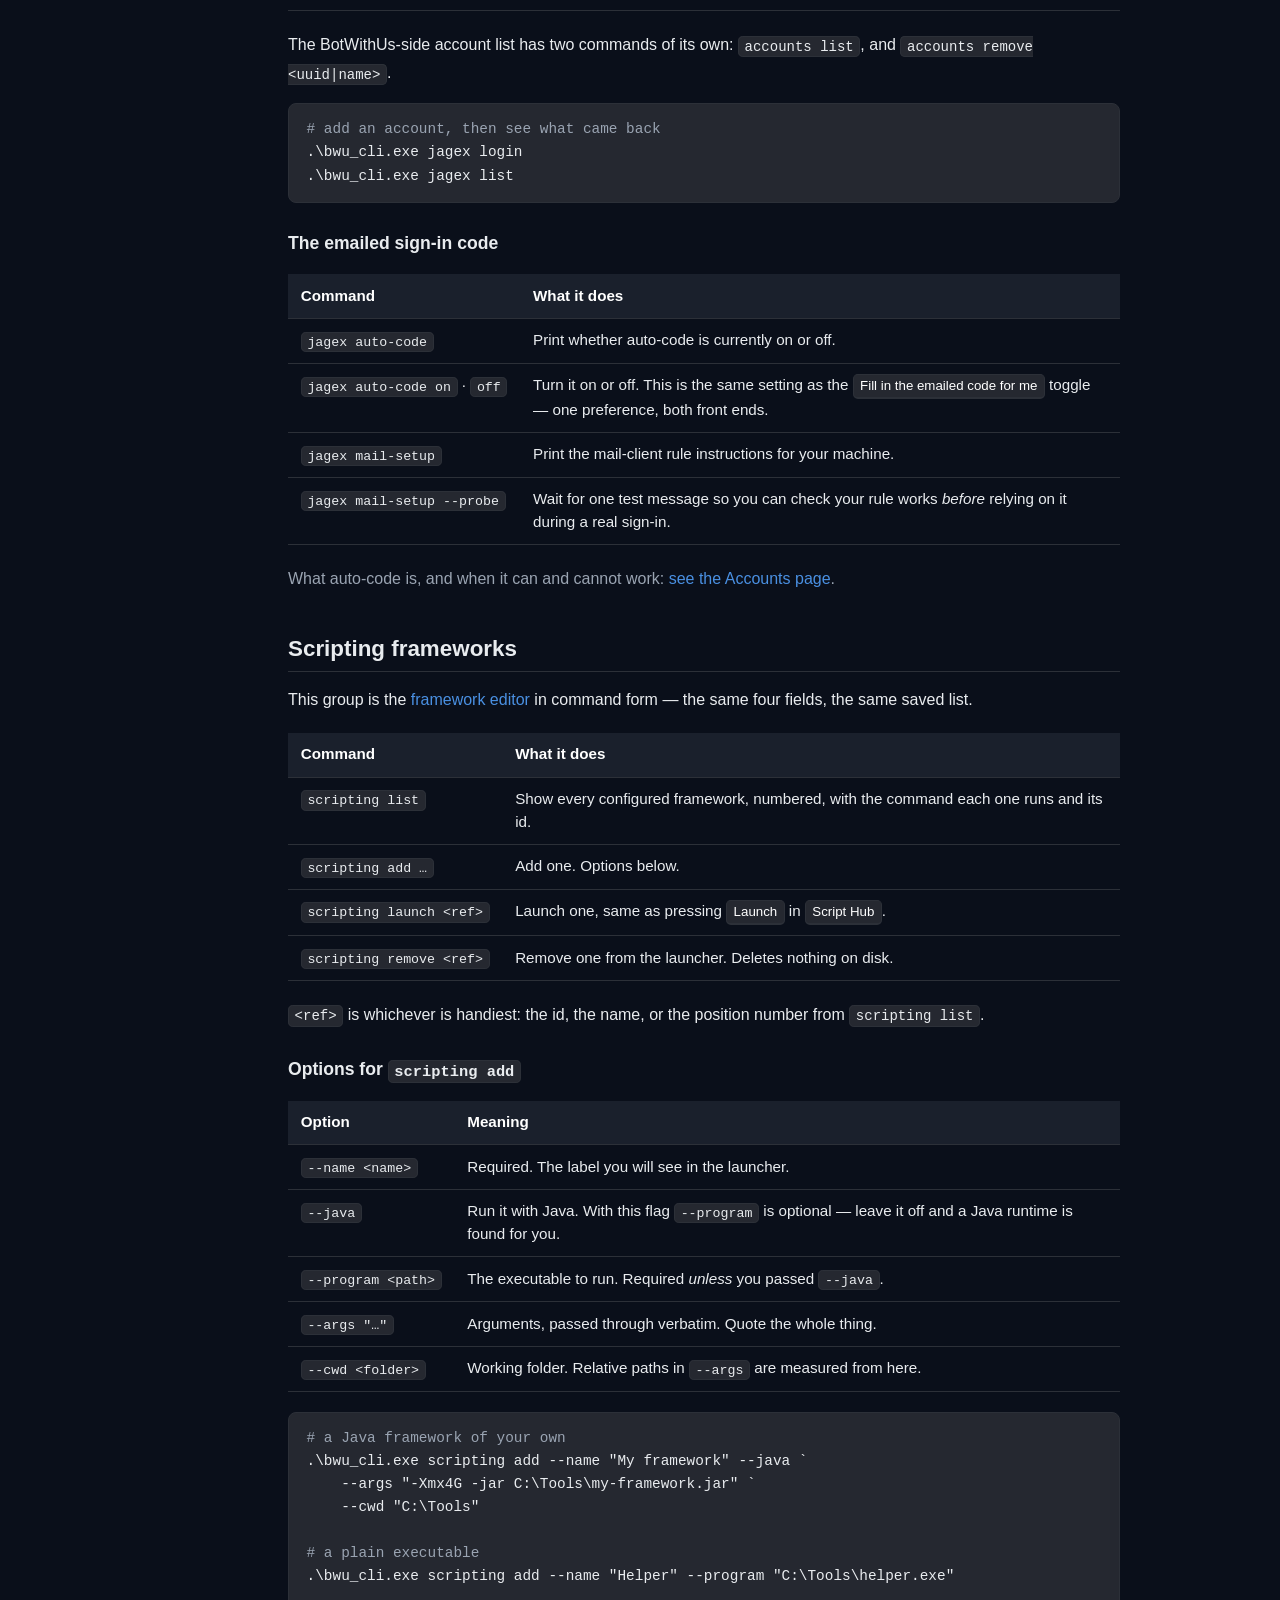
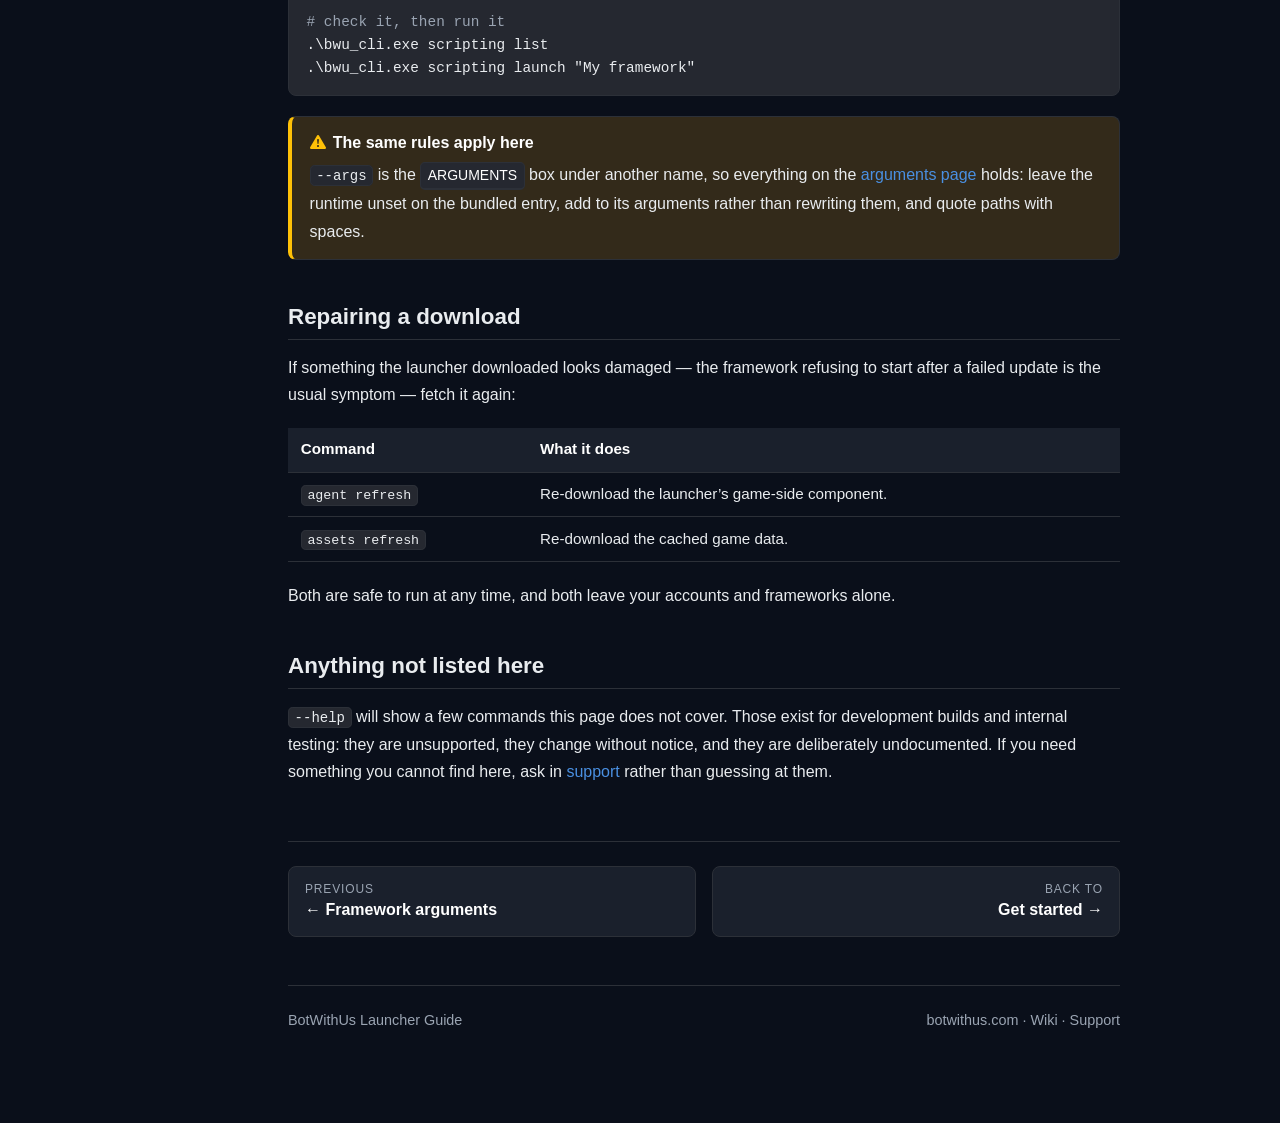
<file: cli.html>
<!DOCTYPE html>
<html lang="en" data-bs-theme="dark">
<head>
<meta charset="UTF-8">
<meta name="viewport" content="width=device-width, initial-scale=1.0">
<title>Command line &mdash; BotWithUs Launcher Guide</title>
<meta name="description" content="Use bwu_cli, the BotWithUs Launcher command line, to manage accounts and scripting frameworks from a terminal.">
<link rel="stylesheet" href="https://cdn.jsdelivr.net/npm/bootstrap@5.3.3/dist/css/bootstrap.min.css">
<link rel="stylesheet" href="https://cdn.jsdelivr.net/npm/bootstrap-icons@1.13.1/font/bootstrap-icons.min.css">
<link rel="stylesheet" href="assets/site.css">
</head>
<body>

<nav class="bwu-nav">
  <button class="bwu-menu-btn" id="menuBtn" aria-label="Toggle navigation"><i class="bi bi-list"></i></button>
  <a class="bwu-brand" href="index.html"><i class="bi bi-robot"></i> BotWithUs <span class="bwu-brand-sub">Launcher Guide</span></a>
  <div class="bwu-nav-links">
    <a href="https://botwithus.com/"><i class="bi bi-house-door"></i> Website</a>
    <a href="https://botwithus.com/sdn/"><i class="bi bi-bag"></i> Script Market</a>
    <a href="https://wiki.botwithus.net/"><i class="bi bi-book"></i> Wiki</a>
  </div>
</nav>

<div class="bwu-shell">
<aside class="bwu-sidebar" id="sidebar">
  <div class="bwu-cat">Getting started</div>
  <a class="bwu-navitem" href="index.html"><i class="bi bi-rocket-takeoff"></i> Get started</a>
  <a class="bwu-navitem" href="accounts.html"><i class="bi bi-person-badge"></i> Accounts</a>
  <div class="bwu-cat">Scripting</div>
  <a class="bwu-navitem" href="scripting.html"><i class="bi bi-code-square"></i> Scripting framework</a>
  <div class="bwu-cat">Advanced</div>
  <a class="bwu-navitem" href="arguments.html"><i class="bi bi-sliders"></i> Framework arguments</a>
  <a class="bwu-navitem active" href="cli.html"><i class="bi bi-terminal"></i> Command line</a>
</aside>

<main class="bwu-main">
<div class="bwu-content">

<div class="bwu-eyebrow">Advanced</div>
<h1>Using the launcher from a command line</h1>
<p class="bwu-lead">The launcher ships a companion command-line tool, <code>bwu_cli.exe</code>. It
reads and writes exactly the same settings as the window does, so anything you set in one shows up
in the other.</p>

<div class="bwu-callout note">
  <div class="bwu-callout-title"><i class="bi bi-info-circle-fill"></i> You do not need this</div>
  <p>Everything on this page has a button somewhere in the launcher. Reach for the CLI when you want
  to script your own setup, work over a remote session, or drive a machine without clicking through
  a window.</p>
</div>

<h2 id="running">Running it</h2>

<p><code>bwu_cli.exe</code> sits next to the launcher itself:</p>

<pre><code><span class="c"># PowerShell</span>
cd "$env:LOCALAPPDATA\Programs\BotWithUs\Launcher"
.\bwu_cli.exe --help</code></pre>

<p>Every command group also takes <code>--help</code>:</p>

<pre><code>.\bwu_cli.exe scripting --help</code></pre>

<p>Commands print what they did and set a non-zero exit code on failure, so they behave properly
inside a script.</p>

<h2 id="session">Signing in</h2>

<div class="bwu-tablewrap">
<table class="bwu-table">
  <thead><tr><th>Command</th><th>What it does</th></tr></thead>
  <tbody>
    <tr><td><code>version</code></td><td>Print the launcher version. Quote this when asking for help.</td></tr>
    <tr><td><code>login</code></td><td>Sign in to BotWithUs, the same browser flow the window uses.</td></tr>
    <tr><td><code>login --token &lt;token&gt;</code></td><td>Sign in with a token you already hold, without the browser.</td></tr>
    <tr><td><code>status</code></td><td>Show who is signed in.</td></tr>
    <tr><td><code>logout</code></td><td>Sign out and clear the saved sign-in on this machine.</td></tr>
  </tbody>
</table>
</div>

<h2 id="accounts">Accounts</h2>

<p>Jagex accounts have their own group:</p>

<div class="bwu-tablewrap">
<table class="bwu-table">
  <thead><tr><th>Command</th><th>What it does</th></tr></thead>
  <tbody>
    <tr><td><code>jagex login</code></td><td>Add a Jagex account. Opens the same sign-in and consent
    flow as <span class="ui">Add Jagex account</span>, and saves the characters it finds.</td></tr>
    <tr><td><code>jagex list</code></td><td>List your saved characters, one per line &mdash; easy to
    pipe into something else. This is where you get the character id the next command wants.</td></tr>
    <tr><td><code>jagex launch &lt;character&gt;</code></td><td>Launch that character, same as pressing
    <span class="ui">Launch</span> on its row.</td></tr>
    <tr><td><code>jagex label &lt;uuid&gt; "&lt;nickname&gt;"</code></td><td>Set the nickname shown in the
    launcher. Pass <code>""</code> to clear it.</td></tr>
    <tr><td><code>jagex remove &lt;uuid&gt;</code></td><td>Forget an account &mdash; deletes its saved
    session and character list. Game progress is not affected.</td></tr>
  </tbody>
</table>
</div>

<p>The BotWithUs-side account list has two commands of its own:
<code>accounts list</code>, and <code>accounts remove &lt;uuid|name&gt;</code>.</p>

<pre><code><span class="c"># add an account, then see what came back</span>
.\bwu_cli.exe jagex login
.\bwu_cli.exe jagex list</code></pre>

<h3 id="auto-code">The emailed sign-in code</h3>

<div class="bwu-tablewrap">
<table class="bwu-table">
  <thead><tr><th>Command</th><th>What it does</th></tr></thead>
  <tbody>
    <tr><td><code>jagex auto-code</code></td><td>Print whether auto-code is currently on or off.</td></tr>
    <tr><td><code>jagex auto-code on</code> &middot; <code>off</code></td><td>Turn it on or off. This is the same
    setting as the <span class="ui">Fill in the emailed code for me</span> toggle &mdash; one
    preference, both front ends.</td></tr>
    <tr><td><code>jagex mail-setup</code></td><td>Print the mail-client rule instructions for your machine.</td></tr>
    <tr><td><code>jagex mail-setup --probe</code></td><td>Wait for one test message so you can check your
    rule works <em>before</em> relying on it during a real sign-in.</td></tr>
  </tbody>
</table>
</div>

<p class="bwu-muted">What auto-code is, and when it can and cannot work:
<a href="accounts.html#auto-code">see the Accounts page</a>.</p>

<h2 id="scripting">Scripting frameworks</h2>

<p>This group is the <a href="arguments.html">framework editor</a> in command form &mdash; the same
four fields, the same saved list.</p>

<div class="bwu-tablewrap">
<table class="bwu-table">
  <thead><tr><th>Command</th><th>What it does</th></tr></thead>
  <tbody>
    <tr><td><code>scripting list</code></td><td>Show every configured framework, numbered, with the
    command each one runs and its id.</td></tr>
    <tr><td><code>scripting add &hellip;</code></td><td>Add one. Options below.</td></tr>
    <tr><td><code>scripting launch &lt;ref&gt;</code></td><td>Launch one, same as pressing
    <span class="ui">Launch</span> in <span class="ui">Script Hub</span>.</td></tr>
    <tr><td><code>scripting remove &lt;ref&gt;</code></td><td>Remove one from the launcher. Deletes nothing
    on disk.</td></tr>
  </tbody>
</table>
</div>

<p><code>&lt;ref&gt;</code> is whichever is handiest: the id, the name, or the position number from
<code>scripting list</code>.</p>

<h3>Options for <code>scripting add</code></h3>

<div class="bwu-tablewrap">
<table class="bwu-table">
  <thead><tr><th>Option</th><th>Meaning</th></tr></thead>
  <tbody>
    <tr><td><code>--name &lt;name&gt;</code></td><td>Required. The label you will see in the launcher.</td></tr>
    <tr><td><code>--java</code></td><td>Run it with Java. With this flag <code>--program</code> is optional
    &mdash; leave it off and a Java runtime is found for you.</td></tr>
    <tr><td><code>--program &lt;path&gt;</code></td><td>The executable to run. Required <em>unless</em> you passed
    <code>--java</code>.</td></tr>
    <tr><td><code>--args "&hellip;"</code></td><td>Arguments, passed through verbatim. Quote the whole thing.</td></tr>
    <tr><td><code>--cwd &lt;folder&gt;</code></td><td>Working folder. Relative paths in <code>--args</code> are
    measured from here.</td></tr>
  </tbody>
</table>
</div>

<pre><code><span class="c"># a Java framework of your own</span>
.\bwu_cli.exe scripting add --name "My framework" --java `
    --args "-Xmx4G -jar C:\Tools\my-framework.jar" `
    --cwd "C:\Tools"

<span class="c"># a plain executable</span>
.\bwu_cli.exe scripting add --name "Helper" --program "C:\Tools\helper.exe"

<span class="c"># check it, then run it</span>
.\bwu_cli.exe scripting list
.\bwu_cli.exe scripting launch "My framework"</code></pre>

<div class="bwu-callout caution">
  <div class="bwu-callout-title"><i class="bi bi-exclamation-triangle-fill"></i> The same rules apply here</div>
  <p><code>--args</code> is the <span class="ui">ARGUMENTS</span> box under another name, so
  everything on the <a href="arguments.html#official">arguments page</a> holds: leave the runtime
  unset on the bundled entry, add to its arguments rather than rewriting them, and quote paths with
  spaces.</p>
</div>

<h2 id="maintenance">Repairing a download</h2>

<p>If something the launcher downloaded looks damaged &mdash; the framework refusing to start after a
failed update is the usual symptom &mdash; fetch it again:</p>

<div class="bwu-tablewrap">
<table class="bwu-table">
  <thead><tr><th>Command</th><th>What it does</th></tr></thead>
  <tbody>
    <tr><td><code>agent refresh</code></td><td>Re-download the launcher&rsquo;s game-side component.</td></tr>
    <tr><td><code>assets refresh</code></td><td>Re-download the cached game data.</td></tr>
  </tbody>
</table>
</div>

<p>Both are safe to run at any time, and both leave your accounts and frameworks alone.</p>

<h2 id="unlisted">Anything not listed here</h2>

<p><code>--help</code> will show a few commands this page does not cover. Those exist for development
builds and internal testing: they are unsupported, they change without notice, and they are
deliberately undocumented. If you need something you cannot find here, ask in
<a href="https://botwithus.com/support/">support</a> rather than guessing at them.</p>

<nav class="bwu-pagenav">
  <a href="arguments.html">
    <span class="bwu-pagenav-label">Previous</span>
    <span class="bwu-pagenav-title">&larr; Framework arguments</span>
  </a>
  <a class="next" href="index.html">
    <span class="bwu-pagenav-label">Back to</span>
    <span class="bwu-pagenav-title">Get started &rarr;</span>
  </a>
</nav>

<footer class="bwu-footer">
  <div>BotWithUs Launcher Guide</div>
  <div>
    <a href="https://botwithus.com/">botwithus.com</a> &middot;
    <a href="https://wiki.botwithus.net/">Wiki</a> &middot;
    <a href="https://botwithus.com/support/">Support</a>
  </div>
</footer>

</div>
</main>
</div>

<script>
document.getElementById('menuBtn').addEventListener('click', function () {
  document.body.classList.toggle('bwu-navopen');
});
</script>
</body>
</html>
</file>
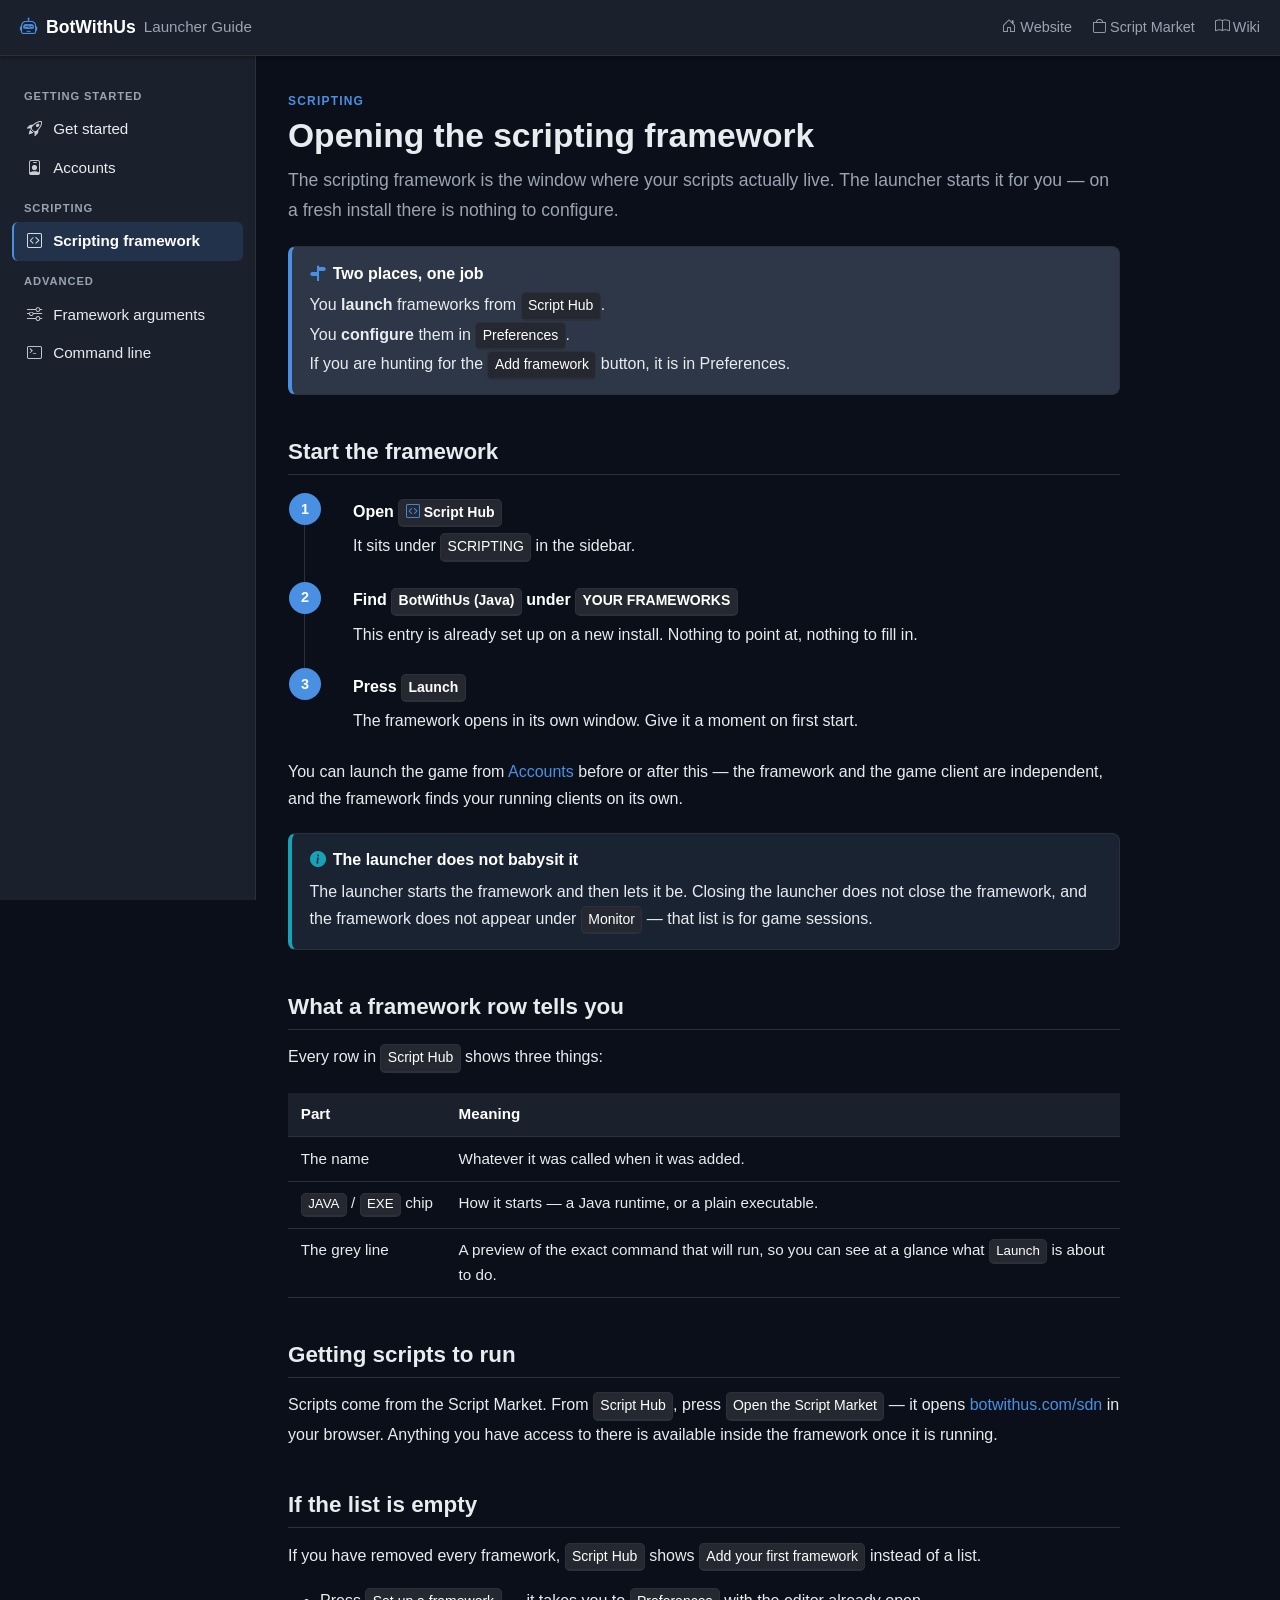
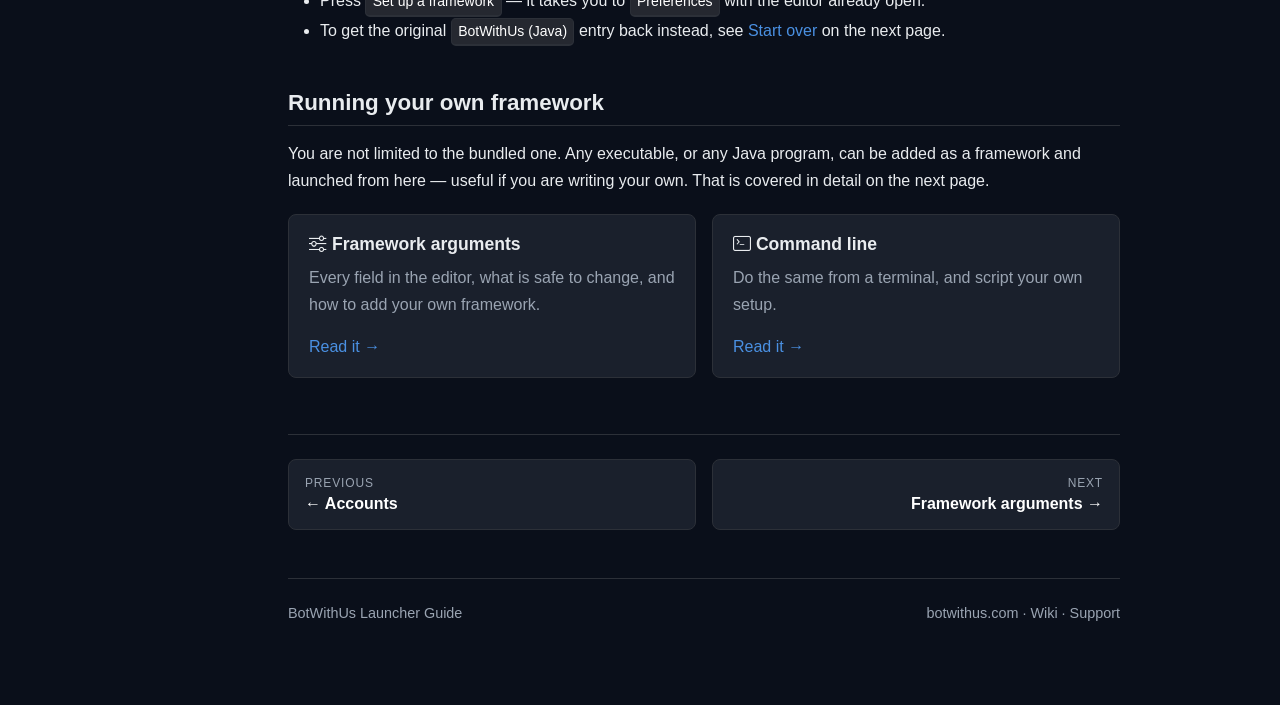
<file: scripting.html>
<!DOCTYPE html>
<html lang="en" data-bs-theme="dark">
<head>
<meta charset="UTF-8">
<meta name="viewport" content="width=device-width, initial-scale=1.0">
<title>Scripting framework &mdash; BotWithUs Launcher Guide</title>
<meta name="description" content="Open the BotWithUs scripting framework from the launcher and find scripts to run.">
<link rel="stylesheet" href="https://cdn.jsdelivr.net/npm/bootstrap@5.3.3/dist/css/bootstrap.min.css">
<link rel="stylesheet" href="https://cdn.jsdelivr.net/npm/bootstrap-icons@1.13.1/font/bootstrap-icons.min.css">
<link rel="stylesheet" href="assets/site.css">
</head>
<body>

<nav class="bwu-nav">
  <button class="bwu-menu-btn" id="menuBtn" aria-label="Toggle navigation"><i class="bi bi-list"></i></button>
  <a class="bwu-brand" href="index.html"><i class="bi bi-robot"></i> BotWithUs <span class="bwu-brand-sub">Launcher Guide</span></a>
  <div class="bwu-nav-links">
    <a href="https://botwithus.com/"><i class="bi bi-house-door"></i> Website</a>
    <a href="https://botwithus.com/sdn/"><i class="bi bi-bag"></i> Script Market</a>
    <a href="https://wiki.botwithus.net/"><i class="bi bi-book"></i> Wiki</a>
  </div>
</nav>

<div class="bwu-shell">
<aside class="bwu-sidebar" id="sidebar">
  <div class="bwu-cat">Getting started</div>
  <a class="bwu-navitem" href="index.html"><i class="bi bi-rocket-takeoff"></i> Get started</a>
  <a class="bwu-navitem" href="accounts.html"><i class="bi bi-person-badge"></i> Accounts</a>
  <div class="bwu-cat">Scripting</div>
  <a class="bwu-navitem active" href="scripting.html"><i class="bi bi-code-square"></i> Scripting framework</a>
  <div class="bwu-cat">Advanced</div>
  <a class="bwu-navitem" href="arguments.html"><i class="bi bi-sliders"></i> Framework arguments</a>
  <a class="bwu-navitem" href="cli.html"><i class="bi bi-terminal"></i> Command line</a>
</aside>

<main class="bwu-main">
<div class="bwu-content">

<div class="bwu-eyebrow">Scripting</div>
<h1>Opening the scripting framework</h1>
<p class="bwu-lead">The scripting framework is the window where your scripts actually live. The
launcher starts it for you &mdash; on a fresh install there is nothing to configure.</p>

<div class="bwu-callout tip">
  <div class="bwu-callout-title"><i class="bi bi-signpost-split-fill"></i> Two places, one job</div>
  <p>You <strong>launch</strong> frameworks from <span class="ui">Script Hub</span>.<br>
  You <strong>configure</strong> them in <span class="ui">Preferences</span>.<br>
  If you are hunting for the <span class="ui">Add framework</span> button, it is in Preferences.</p>
</div>

<h2 id="launch">Start the framework</h2>

<ol class="bwu-steps">
  <li>
    <span class="bwu-step-title">Open <span class="ui"><i class="bi bi-code-square"></i>Script Hub</span></span>
    <p>It sits under <span class="ui">SCRIPTING</span> in the sidebar.</p>
  </li>
  <li>
    <span class="bwu-step-title">Find <span class="ui">BotWithUs (Java)</span> under <span class="ui">YOUR FRAMEWORKS</span></span>
    <p>This entry is already set up on a new install. Nothing to point at, nothing to fill in.</p>
  </li>
  <li>
    <span class="bwu-step-title">Press <span class="ui">Launch</span></span>
    <p>The framework opens in its own window. Give it a moment on first start.</p>
  </li>
</ol>

<p>You can launch the game from <a href="accounts.html">Accounts</a> before or after this &mdash; the
framework and the game client are independent, and the framework finds your running clients on its
own.</p>

<div class="bwu-callout note">
  <div class="bwu-callout-title"><i class="bi bi-info-circle-fill"></i> The launcher does not babysit it</div>
  <p>The launcher starts the framework and then lets it be. Closing the launcher does not close the
  framework, and the framework does not appear under <span class="ui">Monitor</span> &mdash; that list
  is for game sessions.</p>
</div>

<h2 id="reading">What a framework row tells you</h2>

<p>Every row in <span class="ui">Script Hub</span> shows three things:</p>

<div class="bwu-tablewrap">
<table class="bwu-table">
  <thead><tr><th>Part</th><th>Meaning</th></tr></thead>
  <tbody>
    <tr><td>The name</td><td>Whatever it was called when it was added.</td></tr>
    <tr><td><span class="ui">JAVA</span> / <span class="ui">EXE</span> chip</td>
        <td>How it starts &mdash; a Java runtime, or a plain executable.</td></tr>
    <tr><td>The grey line</td>
        <td>A preview of the exact command that will run, so you can see at a glance what
        <span class="ui">Launch</span> is about to do.</td></tr>
  </tbody>
</table>
</div>

<h2 id="scripts">Getting scripts to run</h2>

<p>Scripts come from the Script Market. From <span class="ui">Script Hub</span>, press
<span class="ui">Open the Script Market</span> &mdash; it opens
<a href="https://botwithus.com/sdn/">botwithus.com/sdn</a> in your browser. Anything you have access
to there is available inside the framework once it is running.</p>

<h2 id="empty">If the list is empty</h2>

<p>If you have removed every framework, <span class="ui">Script Hub</span> shows
<span class="ui">Add your first framework</span> instead of a list.</p>

<ul>
  <li>Press <span class="ui">Set up a framework</span> &mdash; it takes you to
  <span class="ui">Preferences</span> with the editor already open.</li>
  <li>To get the original <span class="ui">BotWithUs (Java)</span> entry back instead, see
  <a href="arguments.html#recovery">Start over</a> on the next page.</li>
</ul>

<h2 id="own">Running your own framework</h2>

<p>You are not limited to the bundled one. Any executable, or any Java program, can be added as a
framework and launched from here &mdash; useful if you are writing your own. That is covered in
detail on the next page.</p>

<div class="bwu-cardgrid">
  <div class="bwu-card">
    <h3><i class="bi bi-sliders"></i> Framework arguments</h3>
    <p class="bwu-muted">Every field in the editor, what is safe to change, and how to add your
    own framework.</p>
    <a href="arguments.html">Read it &rarr;</a>
  </div>
  <div class="bwu-card">
    <h3><i class="bi bi-terminal"></i> Command line</h3>
    <p class="bwu-muted">Do the same from a terminal, and script your own setup.</p>
    <a href="cli.html">Read it &rarr;</a>
  </div>
</div>

<nav class="bwu-pagenav">
  <a href="accounts.html">
    <span class="bwu-pagenav-label">Previous</span>
    <span class="bwu-pagenav-title">&larr; Accounts</span>
  </a>
  <a class="next" href="arguments.html">
    <span class="bwu-pagenav-label">Next</span>
    <span class="bwu-pagenav-title">Framework arguments &rarr;</span>
  </a>
</nav>

<footer class="bwu-footer">
  <div>BotWithUs Launcher Guide</div>
  <div>
    <a href="https://botwithus.com/">botwithus.com</a> &middot;
    <a href="https://wiki.botwithus.net/">Wiki</a> &middot;
    <a href="https://botwithus.com/support/">Support</a>
  </div>
</footer>

</div>
</main>
</div>

<script>
document.getElementById('menuBtn').addEventListener('click', function () {
  document.body.classList.toggle('bwu-navopen');
});
</script>
</body>
</html>
</file>
<file: assets/site.css>
/* BotWithUs Launcher Guide
   Palette copied from the botwithus.com stylesheet so the guide reads as the
   same site. Layered over Bootstrap 5 dark + bootstrap-icons, both of which
   the website itself loads from jsDelivr. No build step. */

:root {
  /* --- from botwithus.com --- */
  --bs-dark: #1A202C;
  --bs-body-bg: #0A0F1A;
  --bs-secondary-bg: #1A202C;
  --bs-tertiary-bg: #252830;
  --bs-primary: #4a90e2;
  --bs-primary-rgb: 74, 144, 226;
  --bs-success: #28a745;
  --bs-warning: #ffc107;
  --bs-danger: #dc3545;
  --bs-info: #17a2b8;
  --bs-border-color: #2c3038;
  --bs-body-color: #e9ecef;
  --bs-link-color: #4a90e2;
  --bs-link-hover-color: #6ba3e7;
  --bwu-card-primary-bg: #2d3748;
  --bwu-card-info-bg: #1a2332;
  --bwu-card-warning-bg: #332a1a;
  --bwu-card-dark-bg: #1e2328;

  /* --- guide-only --- */
  --bwu-muted: #9aa4b2;
  --bwu-sidebar-w: 16rem;
  --bwu-nav-h: 3.5rem;
}

html { scroll-behavior: smooth; scroll-padding-top: calc(var(--bwu-nav-h) + 1rem); }

body {
  background-color: var(--bs-body-bg);
  color: var(--bs-body-color);
  font-family: -apple-system, BlinkMacSystemFont, "Segoe UI", Roboto,
    "Helvetica Neue", Arial, sans-serif;
  min-height: 100vh;
}

a { color: var(--bs-link-color); text-decoration: none; }
a:hover { color: var(--bs-link-hover-color); text-decoration: underline; }

/* ---------- top bar ---------- */
.bwu-nav {
  height: var(--bwu-nav-h);
  background-color: var(--bs-dark);
  border-bottom: 1px solid var(--bs-border-color);
  box-shadow: 0 2px 4px rgba(0, 0, 0, .3);
  position: sticky; top: 0; z-index: 1030;
  display: flex; align-items: center; gap: 1rem;
  padding: 0 1.25rem;
}
.bwu-brand {
  color: #fff; font-weight: 600; font-size: 1.1rem;
  display: inline-flex; align-items: center; gap: .5rem;
}
.bwu-brand:hover { color: #fff; text-decoration: none; }
.bwu-brand i { color: var(--bs-primary); }
.bwu-brand .bwu-brand-sub { color: var(--bwu-muted); font-weight: 400; font-size: .95rem; }
.bwu-nav-links { margin-left: auto; display: flex; gap: 1.25rem; font-size: .9rem; }
.bwu-nav-links a { color: var(--bwu-muted); }
.bwu-nav-links a:hover { color: var(--bs-link-hover-color); text-decoration: none; }
.bwu-menu-btn {
  display: none; background: none; border: 1px solid var(--bs-border-color);
  color: var(--bs-body-color); border-radius: .375rem; padding: .25rem .6rem;
  font-size: 1.1rem; line-height: 1.4;
}

/* ---------- shell ---------- */
.bwu-shell { display: flex; align-items: flex-start; }

.bwu-sidebar {
  width: var(--bwu-sidebar-w); flex: 0 0 var(--bwu-sidebar-w);
  background-color: var(--bs-dark);
  border-right: 1px solid var(--bs-border-color);
  position: sticky; top: var(--bwu-nav-h);
  height: calc(100vh - var(--bwu-nav-h));
  overflow-y: auto; padding: 1.25rem .75rem 2rem;
}
.bwu-sidebar .bwu-cat {
  font-size: .7rem; letter-spacing: .08em; text-transform: uppercase;
  color: var(--bwu-muted); font-weight: 600;
  padding: .75rem .75rem .35rem;
}
.bwu-sidebar a.bwu-navitem {
  display: flex; align-items: center; gap: .6rem;
  padding: .5rem .75rem; border-radius: .375rem;
  color: var(--bs-body-color); font-size: .95rem;
  border-left: 2px solid transparent;
}
.bwu-sidebar a.bwu-navitem:hover {
  background-color: rgba(var(--bs-primary-rgb), .12);
  color: #fff; text-decoration: none;
}
.bwu-sidebar a.bwu-navitem.active {
  background-color: rgba(var(--bs-primary-rgb), .16);
  border-left-color: var(--bs-primary);
  color: #fff; font-weight: 600;
}
.bwu-sidebar a.bwu-navitem i { width: 1.1rem; text-align: center; opacity: .85; }

.bwu-main { flex: 1 1 auto; min-width: 0; padding: 2.25rem 2rem 5rem; }
.bwu-content { max-width: 52rem; }

/* ---------- typography ---------- */
.bwu-eyebrow {
  font-size: .75rem; letter-spacing: .1em; text-transform: uppercase;
  color: var(--bs-primary); font-weight: 600; margin-bottom: .4rem;
}
.bwu-content h1 { font-size: 2.1rem; font-weight: 600; margin-bottom: .6rem; }
.bwu-content h2 {
  font-size: 1.4rem; font-weight: 600; margin-top: 2.75rem; margin-bottom: .85rem;
  padding-bottom: .5rem; border-bottom: 1px solid var(--bs-border-color);
}
.bwu-content h3 { font-size: 1.1rem; font-weight: 600; margin-top: 1.9rem; margin-bottom: .6rem; }
.bwu-content p, .bwu-content li { line-height: 1.7; }
.bwu-content p { margin-bottom: 1rem; }
.bwu-lead { font-size: 1.1rem; color: var(--bwu-muted); line-height: 1.65; }
.bwu-muted { color: var(--bwu-muted); }

/* ---------- UI label chip ---------- */
.ui {
  display: inline-block; background-color: var(--bs-tertiary-bg);
  border: 1px solid var(--bs-border-color); border-bottom-width: 2px;
  border-radius: .3rem; padding: .05rem .4rem;
  font-size: .875em; color: #fff; white-space: nowrap;
}
.ui i { color: var(--bs-primary); margin-right: .25rem; }

code, kbd, .bwu-cmd {
  font-family: ui-monospace, SFMono-Regular, "Cascadia Mono", Menlo, Consolas, monospace;
}
:not(pre) > code {
  background-color: var(--bs-tertiary-bg); color: #e9ecef;
  border: 1px solid var(--bs-border-color); border-radius: .3rem;
  padding: .1rem .35rem; font-size: .875em;
}
pre {
  background-color: var(--bs-tertiary-bg); border: 1px solid var(--bs-border-color);
  border-radius: .5rem; padding: .9rem 1.1rem; overflow-x: auto;
  font-size: .9rem; line-height: 1.6; margin-bottom: 1.25rem;
}
pre code { background: none; border: 0; padding: 0; color: #e9ecef; font-size: inherit; }
pre .c { color: var(--bwu-muted); }
pre .p { color: var(--bs-primary); }

/* ---------- numbered steps ---------- */
ol.bwu-steps { list-style: none; counter-reset: bwu-step; padding-left: 0; margin: 1.25rem 0 1.5rem; }
ol.bwu-steps > li {
  counter-increment: bwu-step; position: relative;
  padding: 0 0 1.4rem 3rem; border-left: 1px solid var(--bs-border-color);
  margin-left: 1rem;
}
ol.bwu-steps > li:last-child { border-left-color: transparent; padding-bottom: 0; }
ol.bwu-steps > li::before {
  content: counter(bwu-step);
  position: absolute; left: -1rem; top: -.15rem;
  width: 2rem; height: 2rem; border-radius: 50%;
  background-color: var(--bs-primary); color: #fff;
  display: flex; align-items: center; justify-content: center;
  font-size: .9rem; font-weight: 600;
}
ol.bwu-steps > li > .bwu-step-title {
  display: block; font-weight: 600; color: #fff; margin-bottom: .3rem; padding-top: .15rem;
}
ol.bwu-steps > li p:last-child { margin-bottom: 0; }

/* ---------- callouts ---------- */
.bwu-callout {
  border-radius: .5rem; padding: .9rem 1.1rem; margin: 1.25rem 0;
  border: 1px solid var(--bs-border-color); border-left-width: 4px;
  background-color: var(--bwu-card-dark-bg);
}
.bwu-callout p:last-child { margin-bottom: 0; }
.bwu-callout .bwu-callout-title {
  font-weight: 600; color: #fff; margin-bottom: .35rem;
  display: flex; align-items: center; gap: .45rem;
}
.bwu-callout.note { border-left-color: var(--bs-info); background-color: var(--bwu-card-info-bg); }
.bwu-callout.note .bwu-callout-title i { color: var(--bs-info); }
.bwu-callout.caution { border-left-color: var(--bs-warning); background-color: var(--bwu-card-warning-bg); }
.bwu-callout.caution .bwu-callout-title i { color: var(--bs-warning); }
.bwu-callout.tip { border-left-color: var(--bs-primary); background-color: var(--bwu-card-primary-bg); }
.bwu-callout.tip .bwu-callout-title i { color: var(--bs-primary); }

/* ---------- cards / tables ---------- */
.bwu-card {
  background-color: var(--bs-dark); border: 1px solid var(--bs-border-color);
  border-radius: .5rem; padding: 1.15rem 1.25rem; margin-bottom: 1rem;
}
.bwu-card h3 { margin-top: 0; }
.bwu-cardgrid { display: grid; grid-template-columns: repeat(auto-fit, minmax(15rem, 1fr)); gap: 1rem; margin: 1.25rem 0; }
.bwu-cardgrid .bwu-card { margin-bottom: 0; }

.bwu-tablewrap { overflow-x: auto; margin: 1.25rem 0; }
table.bwu-table { width: 100%; border-collapse: collapse; font-size: .95rem; }
table.bwu-table th, table.bwu-table td {
  text-align: left; padding: .65rem .8rem; border-bottom: 1px solid var(--bs-border-color);
  vertical-align: top;
}
table.bwu-table th { color: #fff; font-weight: 600; background-color: var(--bs-dark); white-space: nowrap; }
table.bwu-table td:first-child { white-space: nowrap; }
table.bwu-table td:first-child code { white-space: nowrap; }

/* ---------- page nav ---------- */
.bwu-pagenav {
  display: flex; gap: 1rem; margin-top: 3.5rem;
  border-top: 1px solid var(--bs-border-color); padding-top: 1.5rem;
}
.bwu-pagenav a {
  flex: 1 1 0; background-color: var(--bs-dark);
  border: 1px solid var(--bs-border-color); border-radius: .5rem;
  padding: .85rem 1rem; color: var(--bs-body-color);
}
.bwu-pagenav a:hover { border-color: var(--bs-primary); text-decoration: none; }
.bwu-pagenav a.next { text-align: right; }
.bwu-pagenav .bwu-pagenav-label { display: block; font-size: .75rem; color: var(--bwu-muted); text-transform: uppercase; letter-spacing: .07em; }
.bwu-pagenav .bwu-pagenav-title { color: #fff; font-weight: 600; }

footer.bwu-footer {
  border-top: 1px solid var(--bs-border-color); margin-top: 3rem; padding-top: 1.5rem;
  color: var(--bwu-muted); font-size: .9rem;
  display: flex; flex-wrap: wrap; gap: 1rem; justify-content: space-between;
}
footer.bwu-footer a { color: var(--bwu-muted); }
footer.bwu-footer a:hover { color: var(--bs-link-hover-color); }

/* ---------- responsive ---------- */
@media (max-width: 62rem) {
  .bwu-menu-btn { display: inline-block; }
  .bwu-nav-links { display: none; }
  .bwu-sidebar {
    position: fixed; top: var(--bwu-nav-h); left: 0; z-index: 1020;
    transform: translateX(-100%); transition: transform .2s ease;
    box-shadow: 0 0 2rem rgba(0, 0, 0, .6);
  }
  body.bwu-navopen .bwu-sidebar { transform: translateX(0); }
  .bwu-main { padding: 1.75rem 1.15rem 4rem; }
}
@media (max-width: 30rem) {
  .bwu-content h1 { font-size: 1.7rem; }
  .bwu-pagenav { flex-direction: column; }
  ol.bwu-steps > li { padding-left: 2.6rem; }
}
</file>
